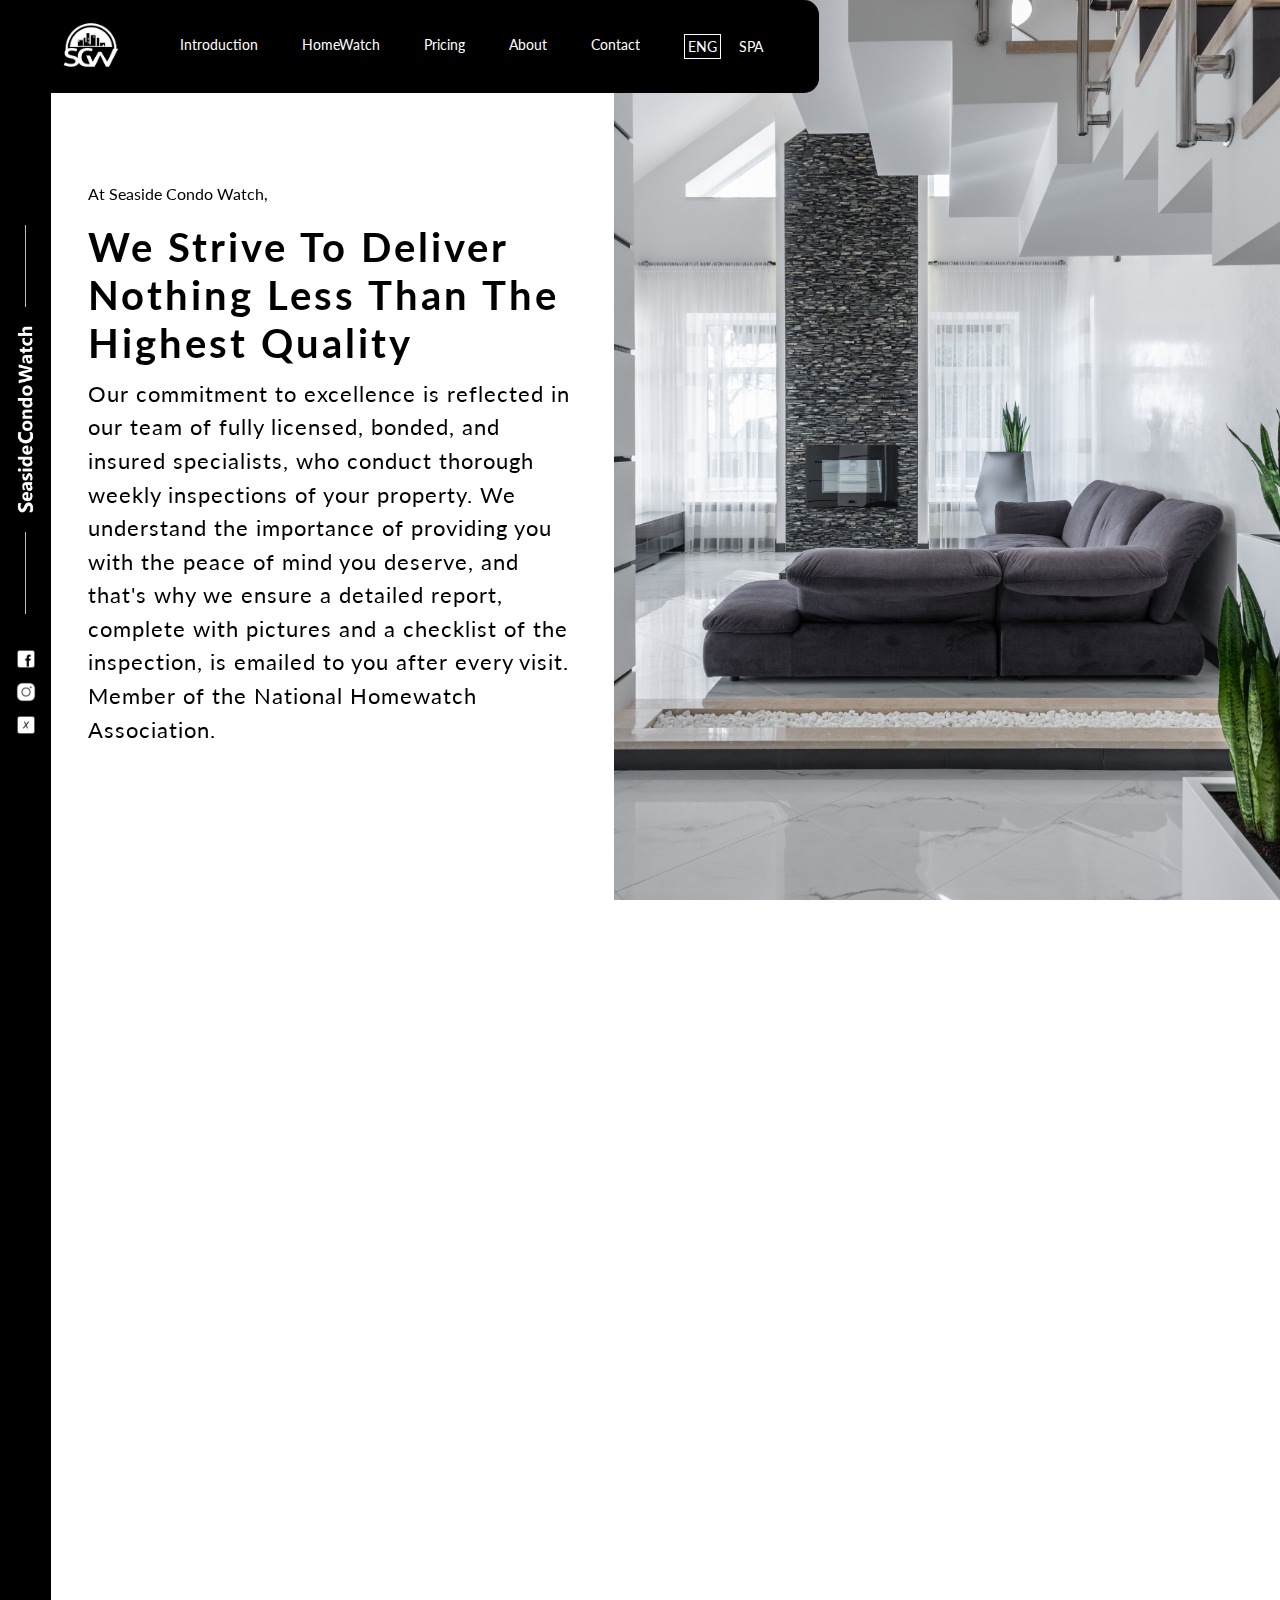
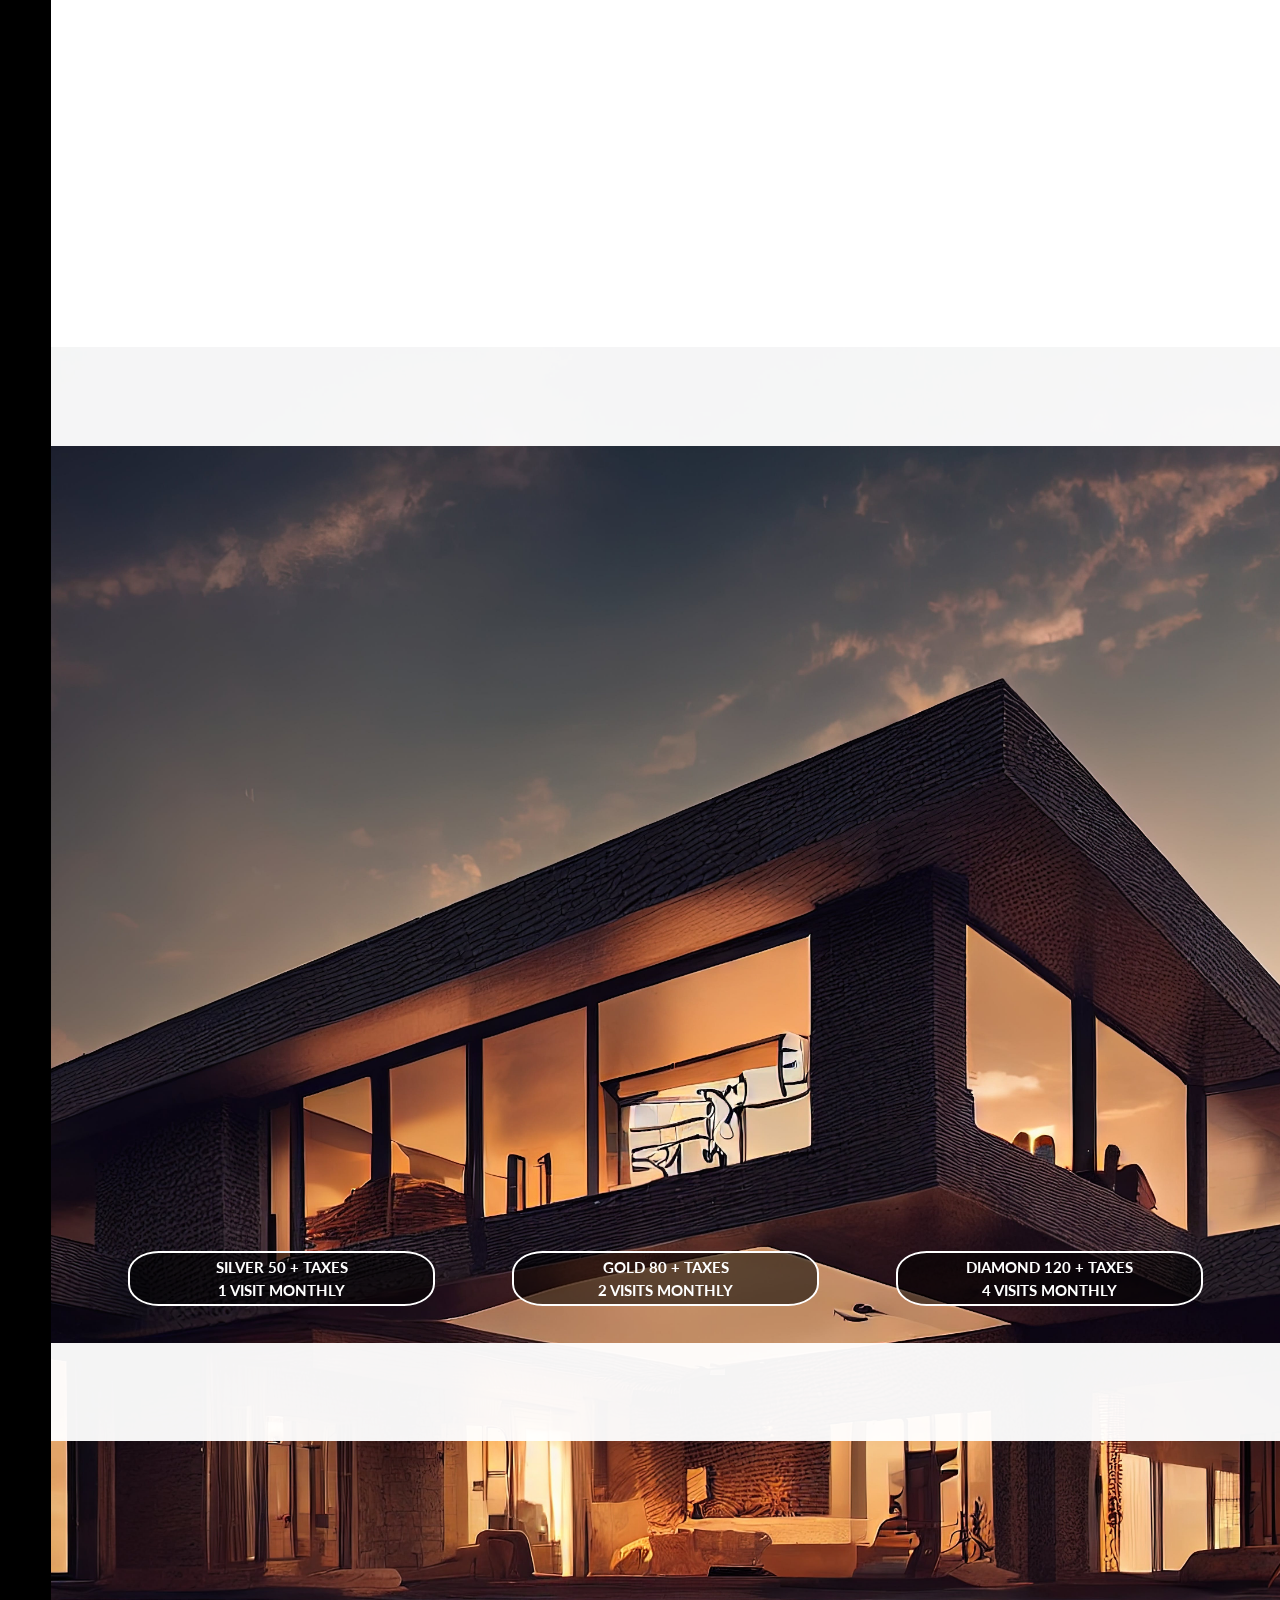
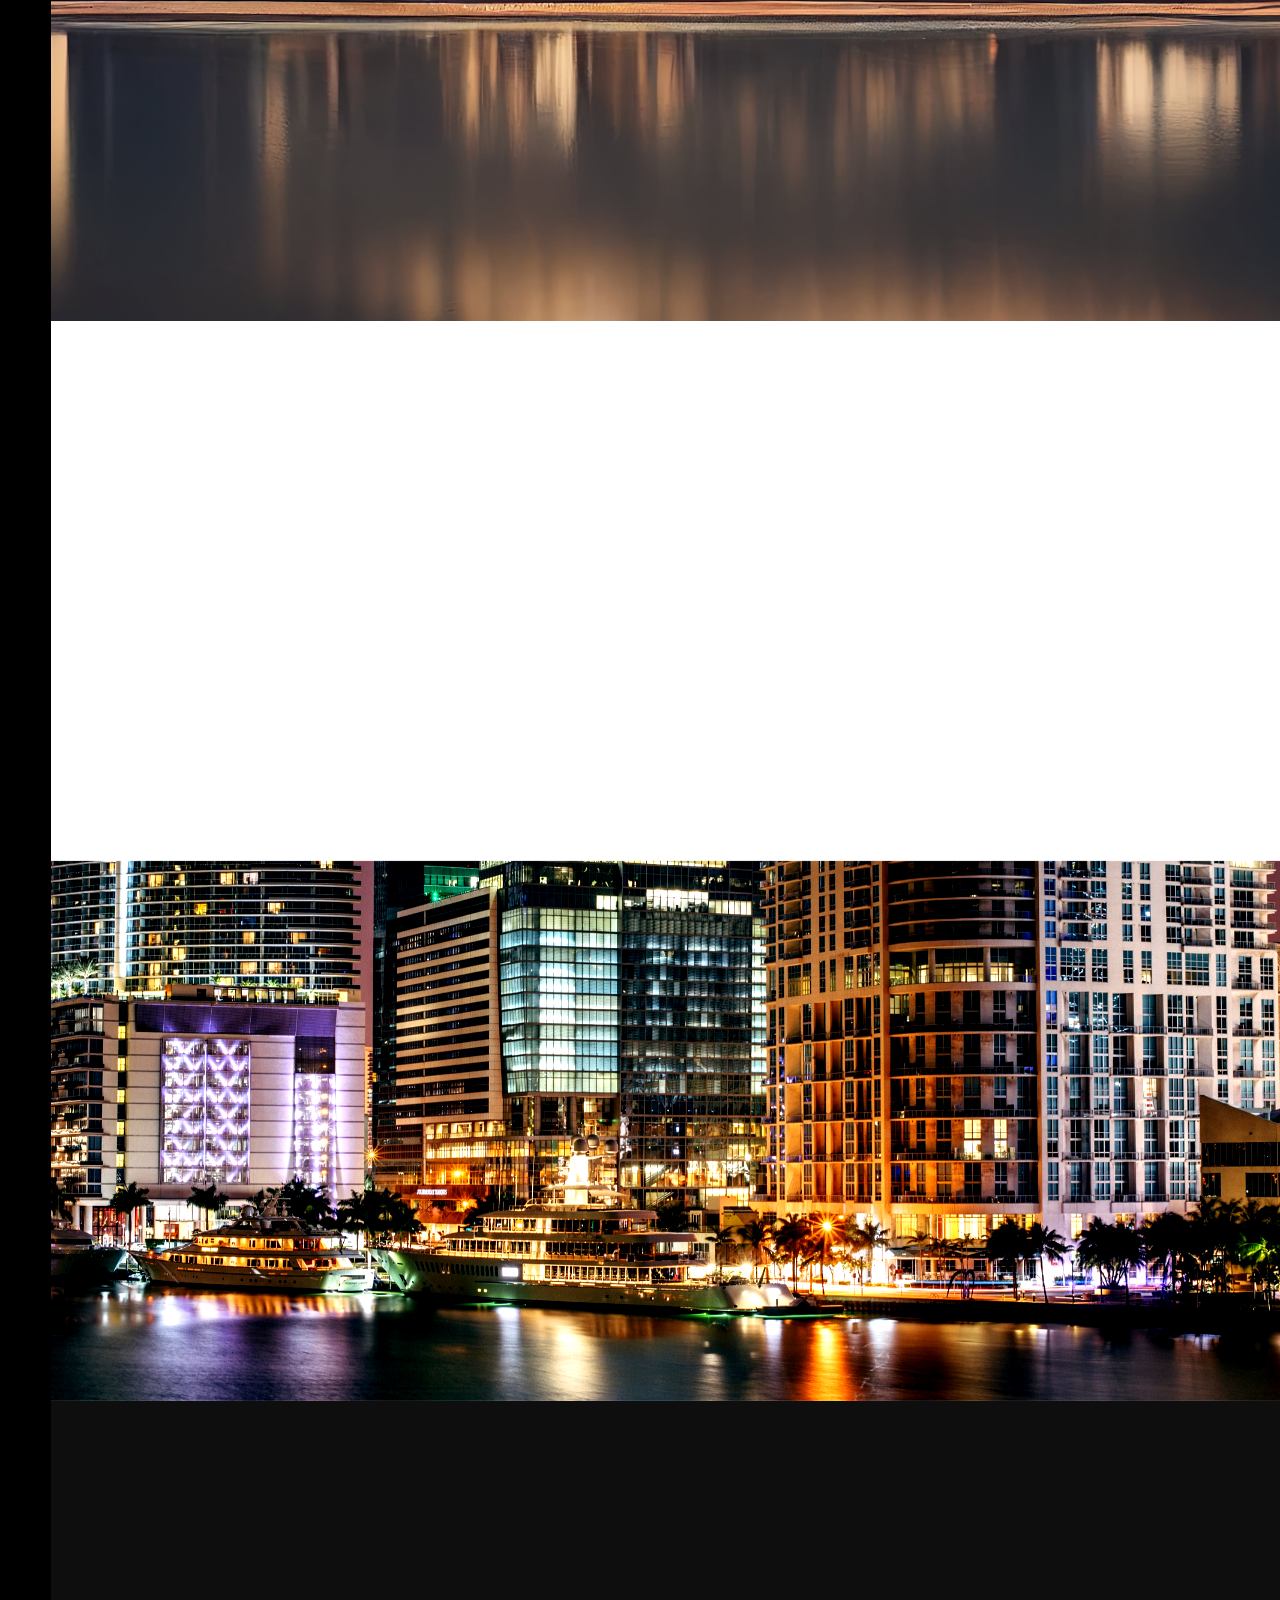
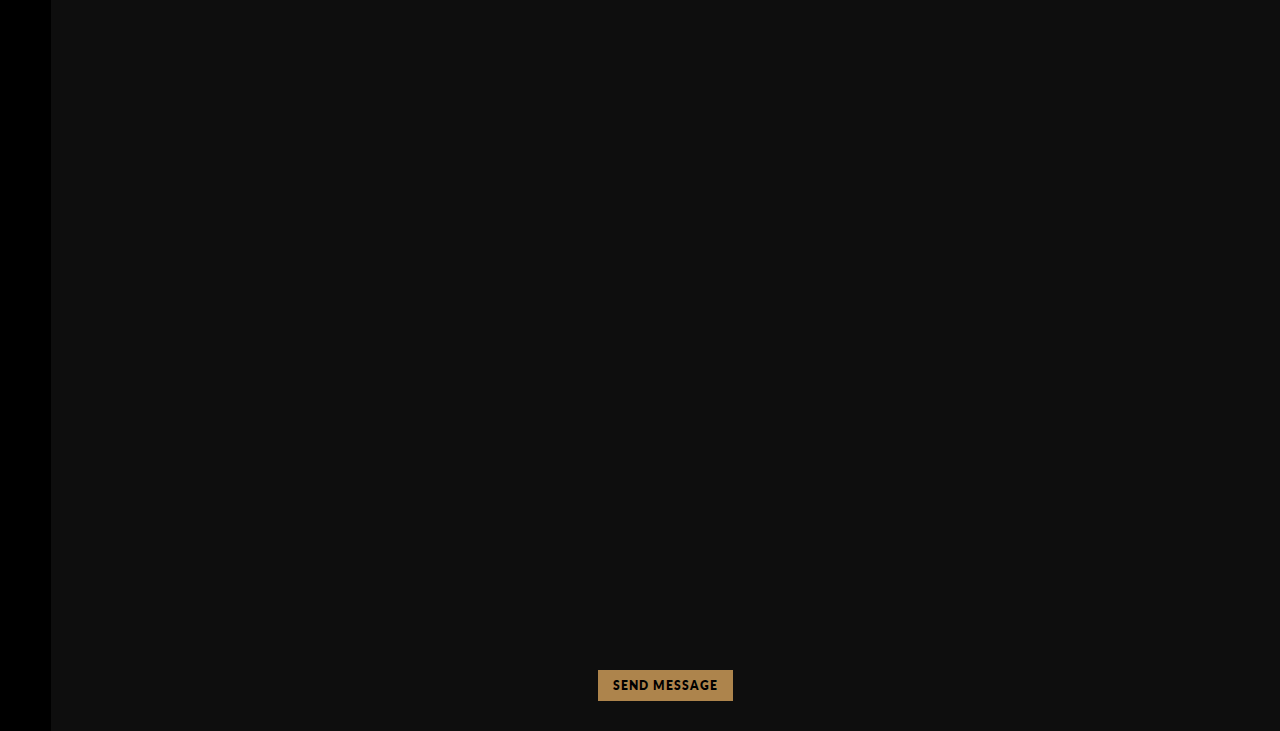
<file: Coastal/index.html>
<!DOCTYPE html>
<html lang="en">
  <head>
    <meta charset="UTF-8" />
    <meta name="viewport" content="width=device-width, initial-scale=1.0" />
    <meta name="format-detection" content="telephone=no">
    <link rel="preconnect" href="https://fonts.googleapis.com" />
    <link rel="preconnect" href="https://fonts.gstatic.com" crossorigin />
    <link
      href="https://fonts.googleapis.com/css2?family=Lato:ital,wght@0,300;0,400;0,700;0,900;1,300;1,400;1,700&display=swap"
      rel="stylesheet"
    />

    <link rel="stylesheet" href="style.css" />
    <link rel="stylesheet" href="responsive.css" />
    <link rel="stylesheet" href="https://unpkg.com/aos@next/dist/aos.css" />
    <link
      rel="shortcut icon"
      href="./logo/DIAPOPOSITIVO_SCW - ICONO - 150PPP - 46,73 x 40,74 px.png"
      type="image/x-icon"
    />
    <title>Seaside Condo Watch</title>
  </head>

  <body id="body">
    <article class="menu" id="mantener" onclick="abrir();">
      <img src="./recursos/icons8-menú-50.png" alt="" />
    </article>
    <section class="menuResponsive" id="aparecer">
      <article class="logoMenuResponsive">
        <img
          src="./logo/DIAPOPOSITIVO_SCW - ICONO - 150PPP - 46,73 x 40,74 px.png"
          alt=""
        />
      </article>
      <article class="menuResponsiveEnlace">
        <img src="./recursos/bombilla.png" alt="" />
        <a href="#introduction">Introduction</a>
      </article>
      <article class="menuResponsiveEnlace">
        <img src="./recursos/homa.png" alt="" />
        <a href="#home">HomeWatch</a>
      </article>
      <article class="menuResponsiveEnlace">
        <img src="./recursos/signo-de-dolar.png" alt="" />
        <a href="#pricings">Pricing</a>
      </article>
      <article class="menuResponsiveEnlace">
        <img src="./recursos/grupo.png" alt="" />
        <a href="#abouts">About</a>
      </article>
      <article class="menuResponsiveEnlace">
        <img src="./recursos/contactos.png" alt="" />
        <a href="#contact">Contact</a>
      </article>
      <article class="menuResponsiveEnlace">
        <img src="./recursos/icons8-geografía-50.png" alt="" />
        <article class="lenguage lenguage--a">
          <a class="usResponsive" href="./index.html">ENG</a>
          <a class="espResponsive" href="./index_spanish.html">SPA</a>
        </article>
      </article>
      <article class="flexIcons" id="flexContact">
        <a href=""
          ><img
            class="imgFlexIcons"
            src="./recursos/icons8-facebook-50.png"
            alt=""
        /></a>
        <a href=""
          ><img
            class="imgFlexIcons"
            src="./recursos/icons8-instagram-505.png"
            alt=""
        /></a>
        <a href=""
          ><img
            class="imgFlexIcons"
            src="./recursos/icons8-coordenada-x-50.png"
            alt=""
        /></a>
      </article>
      <article class="nombreLogoFooterResponsive">
        <img
          src="./logo/DIAPOPOSITIVO_SCW - LOGOTIPO - 150PPP - 165,66 x 27,73 px.png"
          alt=""
        />
      </article>
    </section>
    <aside class="bordeNegro" id="desplegable">
      <section class="bordesNegross">
        <article class="seccionMarca">
          <div class="separador"></div>
          <section class="tituloMarca">
            <img
              src="./logo/DIAPOPOSITIVO_SCW - LOGOTIPO 90°- 150PPP - 27,73 x 165,66 px.png"
              alt=""
            />
          </section>
          <div class="separador"></div>
        </article>

        <article class="seccionImg">
          <a href=""
            ><img src="./recursos/icons8-facebook-50.png" alt="" width="20px"
          /></a>
          <a href=""
            ><img src="./recursos/icons8-instagram-505.png" alt="" width="20px"
          /></a>
          <a href=""
            ><img
              src="./recursos/icons8-coordenada-x-50.png"
              alt=""
              width="20px"
          /></a>
        </article>
      </section>
    </aside>
    <div class="contenidoPagina" id="paginaPrincipal">
      <div class="cristal" id="cristal"></div>
      <header class="header">
        <nav class="navegador">
          <article class="logo">
            <img
              src="./logo/DIAPOPOSITIVO_SCW - ICONO - 150PPP - 46,73 x 40,74 px.png"
              alt=""
              width="80px"
            />
          </article>
          <article class="enlacesNavegador">
            <article class="contenedorEnlacesNavegador">
              <a href="#introduction">Introduction</a>
              <section class="subrayado"></section>
            </article>
            <article class="contenedorEnlacesNavegador">
              <a href="#home">HomeWatch</a>
              <section class="subrayado"></section>
            </article>
            <article class="contenedorEnlacesNavegador">
              <a href="#pricings">Pricing</a>
              <section class="subrayado"></section>
            </article>
            <article class="contenedorEnlacesNavegador">
              <a href="#abouts">About</a>
              <section class="subrayado"></section>
            </article>
            <article class="contenedorEnlacesNavegador">
              <a href="#contact">Contact</a>
              <section class="subrayado"></section>
            </article>
            <article class="lenguage">
              <a class="us" href="./index.html">ENG</a>
              <a class="esp" href="./index_spanish.html">SPA</a>
            </article>
          </article>
        </nav>
        <main class="principalPagina" id="introduction">
          <section
            class="textoContenidoPrincipal"
            data-aos="fade-right"
            data-aos-duration="1000"
            data-aos-easing="ease-in-out"
            data-aos-delay="50"
          >
            <p>At Seaside Condo Watch,</p>
            <h1>we strive to deliver nothing less than the highest quality</h1>
            <p class="parrafo">
              Our commitment to excellence is reflected in our team of fully
              licensed, bonded, and insured specialists, who conduct thorough
              weekly inspections of your property. We understand the importance
              of providing you with the peace of mind you deserve, and that's
              why we ensure a detailed report, complete with pictures and a
              checklist of the inspection, is emailed to you after every visit. <br>
              Member of the National Homewatch Association.
            </p>
            <!-- <a href="" class="estiloBotones">Contact</a> -->
          </section>
          <section class="contenidoPrincipal">
            <article
              class="contenedorLetrasResponsive"
              data-aos="fade-right"
              data-aos-duration="1000"
              data-aos-easing="ease-in-out"
            >
              <article class="logo_Nombre">
                <img
                  src="./logo/DIAPOPOSITIVO_SCW - IMAGOTIPO - 150PPP - 200 x 40,23 px.png"
                  alt=""
                  width="1000px"
                />
              </article>
              <p>At SeaSideCondoWatch,</p>
              <h1>
                We strive to deliver nothing less than the highest quality
              </h1>
              <p class="parrafo parrafo--a">
                Our commitment to excellence is reflected in our team of fully
                licensed, bonded, and insured specialists, who conduct thorough
                weekly inspections of your property. We understand the
                importance of providing you with the peace of mind you deserve,
                and that's why we ensure a detailed report, complete with
                pictures and a checklist of the inspection, is emailed to you
                after every visit. <br>
                Member of the National Homewatch Association.
              </p>
              <!-- <a href="" class="estiloBotones estiloBotones--b">Contact</a> -->
            </article>
          </section>
        </main>
      </header>
      <div class="contenedorUno" id="home">
        <section class="imagenContenedorUno">
          <img
            src="./recursos/pexels-jonathan-borba-5563472.jpg"
            alt=""
            class="parrafo"
            data-aos="fade-right"
            data-aos-duration="1000"
            data-aos-easing="ease-in-out"
          />
        </section>
        <section class="textoContenedorUno">
          <article
            class="titulosh1"
            data-aos="fade-left"
            data-aos-duration="1000"
            data-aos-easing="ease-in-out"
          >
            <h1 class="primeraParteTitulo">
              Our primary <span class="spanFocus">focus</span>
            </h1>
          </article>

          <p
            data-aos="fade-left"
            data-aos-duration="1000"
            data-aos-easing="ease-in-out"
          >
            is on our seasonal Pompano Beach residents, as we recognize the significance of
            ensuring that your property is well-taken care of even in your
            absence. We are here to provide you with the reassurance that your
            home is being meticulously looked after while you are away.
          </p>
          <section class="navegadorInterno">
            <article class="contenedorGrid">
              <articleb
                class="grid--a"
                data-aos="fade-down"
                data-aos-duration="1000"
                data-aos-easing="ease-in-out"
              ></articleb>
              <article
                class="grid--b"
                data-aos="fade-up"
                data-aos-duration="1000"
                data-aos-easing="ease-in-out"
              ></article>
              <article
                class="grid--c"
                data-aos="fade-left"
                data-aos-duration="1000"
                data-aos-easing="ease-in-out"
              ></article>
            </article>
          </section>
        </section>
      </div>
      <div class="megapadre" id="pricings">
        <div class="contenedorServicios">
          <section class="contenedorTituloServicios">
            <h1
              data-aos="fade-right"
              data-aos-duration="900"
              data-aos-easing="ease-in-out"
            >
              VISIT <span class="spanFocus">CHECKLIST</span>
            </h1>
          </section>
          <section class="tarjetaPrograma">
            <section
              class="cartsProgram"
              data-aos="fade-up"
              data-aos-duration="1000"
              data-aos-easing="ease-in-out"
            >
              <section class="numberscart">
                <img src="./recursos/icons8-casa-50.png" alt="" />
              </section>
              <section class="list">
                <h3>HVAC System:</h3>
                <article class="listcheck">
                  <img
                    src="./recursos/icons8-marca-de-verificación-50.png"
                    alt=""
                  />
                  <h5>Inspect air conditioning.</h5>
                </article>
                <article class="listcheck">
                  <img
                    src="./recursos/icons8-marca-de-verificación-50.png"
                    alt=""
                  />
                  <h5>Check temperature and humidity levels.</h5>
                </article>
                <article class="listcheck">
                  <img
                    src="./recursos/icons8-marca-de-verificación-50.png"
                    alt=""
                  />
                  <h5>Monitor air filter condition.</h5>
                </article>
              </section>
              <section class="margin"></section>
              <section class="list">
                <h3>Kitchen:</h3>
                <article class="listcheck">
                  <img
                    src="./recursos/icons8-marca-de-verificación-50.png"
                    alt=""
                  />
                  <h5>Check the functionality of kitchen appliances.</h5>
                </article>
              </section>
              <section class="margin"></section>
              <section class="list">
                <h3>Plumbing:</h3>
                <article class="listcheck">
                  <img
                    src="./recursos/icons8-marca-de-verificación-50.png"
                    alt=""
                  />
                  <h5>Run water in toilets, showers, and sinks.</h5>
                </article>
                <article class="listcheck">
                  <img
                    src="./recursos/icons8-marca-de-verificación-50.png"
                    alt=""
                  />
                  <h5>Operate garbage disposal.</h5>
                </article>
                <article class="listcheck">
                  <img
                    src="./recursos/icons8-marca-de-verificación-50.png"
                    alt=""
                  />
                  <h5>Check for water leaks.</h5>
                </article>
              </section>
            </section>
            <section
              class="cartsProgram"
              data-aos="fade-up"
              data-aos-duration="1000"
              data-aos-easing="ease-in-out"
            >
              <section class="numberscart">
                <img src="./recursos/icons8-apartments-50.png" alt="" />
              </section>
              <section class="list">
                <h3>Mold and Moisture:</h3>
                <article class="listcheck">
                  <img
                    src="./recursos/icons8-marca-de-verificación-50.png"
                    alt=""
                  />
                  <h5>Inspect for mold and moisture.</h5>
                </article>
              </section>
              <section class="margin"></section>
              <section class="list">
                <h3>Mail and Security:</h3>
                <article class="listcheck">
                  <img
                    src="./recursos/icons8-marca-de-verificación-50.png"
                    alt=""
                  />
                  <h5>Empty mailbox.</h5>
                </article>
                <article class="listcheck">
                  <img
                    src="./recursos/icons8-marca-de-verificación-50.png"
                    alt=""
                  />
                  <h5>Ensure windows and doors are locked.</h5>
                </article>
                <article class="listcheck">
                  <img
                    src="./recursos/icons8-marca-de-verificación-50.png"
                    alt=""
                  />
                  <h5>ECheck the breaker box.</h5>
                </article>
              </section>
              <section class="margin"></section>
              <section class="list">
                <h3>Utilities:</h3>
                <article class="listcheck">
                  <img
                    src="./recursos/icons8-marca-de-verificación-50.png"
                    alt=""
                  />
                  <h5>Check water and heating systems.</h5>
                </article>
                <article class="listcheck">
                  <img
                    src="./recursos/icons8-marca-de-verificación-50.png"
                    alt=""
                  />
                  <h5>Turn off the main water valve.</h5>
                </article>
                <article class="listcheck">
                  <img
                    src="./recursos/icons8-marca-de-verificación-50.png"
                    alt=""
                  />
                  <h5>Run the dishwasher after prolonged inactivity.</h5>
                </article>
              </section>
            </section>
            <section
              class="cartsProgram"
              data-aos="fade-up"
              data-aos-duration="1000"
              data-aos-easing="ease-in-out"
            >
              <section class="numberscart">
                <img src="./recursos/icons8-apartments-502.png" alt="" />
              </section>
              <section class="list">
                <h3>Safety and Security:</h3>
                <article class="listcheck">
                  <img
                    src="./recursos/icons8-marca-de-verificación-50.png"
                    alt=""
                  />
                  <h5>Inspect the exterior for signs of wear or bugs.</h5>
                </article>
                <article class="listcheck">
                  <img
                    src="./recursos/icons8-marca-de-verificación-50.png"
                    alt=""
                  />
                  <h5>Ensure the car battery is healthy.</h5>
                </article>
                <article class="listcheck">
                  <img
                    src="./recursos/icons8-marca-de-verificación-50.png"
                    alt=""
                  />
                  <h5>Check for insects or bugs inside the condo.</h5>
                </article>
              </section>
              <section class="margin"></section>
              <section class="list">
                <h3>General Maintenance:</h3>
                <article class="listcheck">
                  <img
                    src="./recursos/icons8-marca-de-verificación-50.png"
                    alt=""
                  />
                  <h5>Hold and manage mail and packages.</h5>
                </article>
                <article class="listcheck">
                  <img
                    src="./recursos/icons8-marca-de-verificación-50.png"
                    alt=""
                  />
                  <h5>Reset clocks after power outages.</h5>
                </article>
              </section>
              <section class="margin"></section>
              <section class="list">
                <h3>Special Additional Services:</h3>
                <article class="listcheck">
                  <img
                    src="./recursos/icons8-marca-de-verificación-50.png"
                    alt=""
                  />
                  <h5>Assist with arrival preparations.</h5>
                </article>
                <article class="listcheck">
                  <img
                    src="./recursos/icons8-marca-de-verificación-50.png"
                    alt=""
                  />
                  <h5>Accept furniture deliveries.</h5>
                </article>
                <article class="listcheck">
                  <img
                    src="./recursos/icons8-marca-de-verificación-50.png"
                    alt=""
                  />
                  <h5>Storm - Hurricane Prep & Post Preparedness.</h5>
                </article>
                <article class="listcheck">
                  <img
                    src="./recursos/icons8-marca-de-verificación-50.png"
                    alt=""
                  />
                  <h5>Handyman, Cleaning, Transportation, Supermarket</h5>
                </article>
                <article class="listcheck">
                  <img
                    src="./recursos/icons8-marca-de-verificación-50.png"
                    alt=""
                  />
                  <h5>Dry Cleaning & Laundry.</h5>
                </article>
              </section>
            </section>
          </section>
          <section class="buttomsPrograms">
            <a class="estiloBotones" href="#contact">
              <p>Silver 50 + Taxes</p>
              <p>1 Visit Monthly</p>
            </a>
            <a class="estiloBotones" href="#contact">
              <p>Gold 80  + Taxes</p>
              <p>2 Visits Monthly</p>
            </a>
            <a class="estiloBotones" href="#contact">
              <p>Diamond 120  + Taxes</p>
              <p>4 Visits Monthly</p>
            </a>
          </section>
        </div>
        <div class="contenedorGonzo" id="abouts">
          <section
            class="contenedorTituloServicios contenedorTituloServicios--a"
          >
            <h1
              data-aos="fade-right"
              data-aos-duration="1000"
              data-aos-easing="ease-in-out"
            >
              How can we<span class="spanFocus"> help you?</span>
            </h1>
          </section>
          <section class="gonzoContenido">
            <section
              class="gonzoTxt"
              data-aos="fade-right"
              data-aos-duration="1000"
              data-aos-easing="ease-in-out"
            >
              <!-- <h2>How can we help you?</h2> -->
              <p &nsbp>
                Seaside Condo Watch, LLC is centered around its Founder, Gonzalo
                Navarro, known as Gonzo, whose rich background and extensive
                25-year career have been pivotal in shaping the company. Gonzo
                has held executive roles in the Hospitality Hotel and Private
                Country Club industry, demonstrating outstanding leadership and
                a deep understanding of property management complexities. His
                experience as a Florida Real Estate Professional further
                highlights his expertise, having guided clients from Florida and
                across the globe in real estate transactions.
              </p>
              <!-- <a href="" class="estiloBotones estiloBotones--d">Contact</a> -->
            </section>
            <section
              class="gonzoImg"
              data-aos="fade-left"
              data-aos-duration="1000"
              data-aos-easing="ease-in-out"
            >
              <img src="./recursos/IMG-20231113-WA0017.jpg" alt="" />
              <h2>Gonzalo Navarro</h2>
              <h4>Pompano Beach, Florida</h4>
              <p>Real Estate Professional</p>
            </section>
          </section>
        </div>
      </div>
      <div class="partner">
        <article class="contenedorTituloServicios contenedorTituloServicios--b">
          <h1
            data-aos="fade-in"
            data-aos-duration="1000"
            data-aos-easing="ease-in-out"
          >
            <a href="https://www.jeanethsoulierrealtor.com/"
              >REAL <span class="spanFocus"> ESTATE</span>  PARTNER<span class="spanFocus"> & SERVICES</span></a
            >
          </h1>
        </article>
        <article class="txtNew"   data-aos="fade-up"
        data-aos-duration="1000"
        data-aos-easing="ease-in-out">
        <p>Dear Neighbors, </p>

         <p class="txtNewTwo"> Embark on a stress-free journey towards your dream home with the support of Real Estate Partner & Services. We recognize that buying or selling a home is a monumental decision, and our dedicated team is committed to walking alongside you every step of the way.

          Picture this: a seamless experience guided by caring neighbors who understand and prioritize your goals. From our very first consultation to the exhilarating moment of closing, we're here to listen, advise, and execute according to your unique needs and preferences.
          
          So, are you ready to take the first step towards your real estate aspirations? Reach out to us today to schedule your complimentary consultation. Let's collaborate to transform your dreams into reality together. <br>
          
          Contact: <br> Gonzalo Navarro Phone: (561) 373-3404 Email: gnavarro.realestate@gmail.com Exp Realty License # 3299242 <br>
          
          Jeaneth Soulier Phone: (954) 701-1257 Email: jsoulier.realestate@gmail.com Exp Realty License # 3263736</p>
        </article>
        <!-- <section class="imgPartner">
          <a href="https://www.jeanethsoulierrealtor.com/"
            ><img src="./recursos/LOGO JEANETH NEGRO.webp" alt=""
          /></a>
        </section> -->
      </div>
      <!-- <div class="contenedorDos" >
        <section
          class="precios precios--a"
          data-aos="fade-up"
          data-aos-duration="1000"
          data-aos-easing="ease-in-out"
          id="pricings"
        >
          <article class="contenedorPrecios">
            <h2>Silver Program</h2>
            <article class="arrow">
              <img src="./recursos/icons8-izquierda-60.png" alt="" />
              <h3>Hover</h3>
            </article>
          </article>
          <article class="desaparece">
            <article class="desapareceImg"></article>
            <section class="desapareceTxt">
              <article class="desapareceTxtTitulo">
                <h2>50$</h2>
              </article>
              <article class="desapareceTxtTitulo2">
                <h3>Per Visit</h3>
              </article>
              <section class="listaItems">
                <article class="checklist">
                  <img
                    src="./recursos/icons8-casilla-de-verificación-marcada-50.png"
                    alt=""
                  />
                  <p>Inspect AC, Temperature, Humidity, and Air filter.</p>
                </article>

                <article class="checklist">
                  <img
                    src="./recursos/icons8-casilla-de-verificación-marcada-50.png"
                    alt=""
                  />
                  <p>Replacement of AC filter.</p>
                </article>

                <article class="checklist">
                  <img
                    src="./recursos/icons8-casilla-de-verificación-marcada-50.png"
                    alt=""
                  />
                  <p>Run water in toilets, showers, and sinks</p>
                </article>

                <article class="checklist">
                  <img
                    src="./recursos/icons8-casilla-de-verificación-marcada-50.png"
                    alt=""
                  />
                  <p>Run garbage disposal</p>
                </article>

                <article class="checklist">
                  <img
                    src="./recursos/icons8-casilla-de-verificación-marcada-50.png"
                    alt=""
                  />
                  <p>Water Plants. Apply nutrients</p>
                </article>
                <article class="checklist">
                  <img
                    src="./recursos/icons8-casilla-de-verificación-marcada-50.png"
                    alt=""
                  />
                  <p>Check for water leaks</p>
                </article>
                <article class="checklist">
                  <img
                    src="./recursos/icons8-casilla-de-verificación-marcada-50.png"
                    alt=""
                  />
                  <p>Check for mold and moisture</p>
                </article>
                <article class="checklist">
                  <img
                    src="./recursos/icons8-casilla-de-verificación-marcada-50.png"
                    alt=""
                  />
                  <p>Monitor landscape and pool water/level, if any</p>
                </article>
                <article class="checklist">
                  <img
                    src="./recursos/icons8-casilla-de-verificación-marcada-50.png"
                    alt=""
                  />
                  <p>Empty mailbox</p>
                </article>
               
               
                
                <a href="" class="estiloBotones estiloBotones--a">Contact</a>
              </section>
            </section>
          </article>
        </section>
        <section
          class="precios precios--b"
          data-aos="fade-up"
          data-aos-duration="1000"
          data-aos-easing="ease-in-out"
          data-aos-delay="200"
        >
          <article class="contenedorPrecios">
            <h2>Gold Program</h2>
            <article class="arrow">
              <img src="./recursos/icons8-izquierda-60.png" alt="" />
              <h3>Hover</h3>
            </article>
          </article>
          <article class="desaparece">
            <article class="desapareceImg desapareceImg--b"></article>
            <section class="desapareceTxt">
              <article class="desapareceTxtTitulo">
                <h2>80$</h2>
              </article>
              <article class="desapareceTxtTitulo2">
                <h3>2 Visits Monthly</h3>
              </article>
              <section class="listaItems">
                <article class="checklist">
                  <img
                    src="./recursos/icons8-casilla-de-verificación-marcada-50.png"
                    alt=""
                  />
                  <p>Inspect AC, Temperature, Humidity, and Air filter.</p>
                </article>

                <article class="checklist">
                  <img
                    src="./recursos/icons8-casilla-de-verificación-marcada-50.png"
                    alt=""
                  />
                  <p>Replacement of AC filter.</p>
                </article>

                <article class="checklist">
                  <img
                    src="./recursos/icons8-casilla-de-verificación-marcada-50.png"
                    alt=""
                  />
                  <p>Run water in toilets, showers, and sinks</p>
                </article>

                <article class="checklist">
                  <img
                    src="./recursos/icons8-casilla-de-verificación-marcada-50.png"
                    alt=""
                  />
                  <p>Run garbage disposal</p>
                </article>

                <article class="checklist">
                  <img
                    src="./recursos/icons8-casilla-de-verificación-marcada-50.png"
                    alt=""
                  />
                  <p>Water Plants. Apply nutrients</p>
                </article>
                <article class="checklist">
                  <img
                    src="./recursos/icons8-casilla-de-verificación-marcada-50.png"
                    alt=""
                  />
                  <p>Check for water leaks</p>
                </article>
                <article class="checklist">
                  <img
                    src="./recursos/icons8-casilla-de-verificación-marcada-50.png"
                    alt=""
                  />
                  <p>Check for mold and moisture</p>
                </article>
                <article class="checklist">
                  <img
                    src="./recursos/icons8-casilla-de-verificación-marcada-50.png"
                    alt=""
                  />
                  <p>Monitor landscape and pool water/level, if any</p>
                </article>
      
               
               

                <a href="" class="estiloBotones estiloBotones--a">Contact</a>
              </section>
            </section>
          </article>
        </section>
        <section
          class="precios precios--c"
          data-aos="fade-up"
          data-aos-duration="1000"
          data-aos-easing="ease-in-out"
          data-aos-delay="400"
        >
          <article class="contenedorPrecios">
            <h2>Diamond Program</h2>
            <article class="arrow">
              <img src="./recursos/icons8-izquierda-60.png" alt="" />
              <h3>Hover</h3>
            </article>
          </article>
          <article class="desaparece">
            <article class="desapareceImg desapareceImg--c"></article>
            <section class="desapareceTxt">
              <article class="desapareceTxtTitulo">
                <h2>120$</h2>
              </article>
              <article class="desapareceTxtTitulo2">
                <h3>4 Visits Monthly</h3>
              </article>
              <section class="listaItems">
                <article class="checklist">
                  <img
                    src="./recursos/icons8-casilla-de-verificación-marcada-50.png"
                    alt=""
                  />
                  <p>Inspect AC, Temperature, Humidity, and Air filter.</p>
                </article>

                <article class="checklist">
                  <img
                    src="./recursos/icons8-casilla-de-verificación-marcada-50.png"
                    alt=""
                  />
                  <p>Replacement of AC filter.</p>
                </article>

                <article class="checklist">
                  <img
                    src="./recursos/icons8-casilla-de-verificación-marcada-50.png"
                    alt=""
                  />
                  <p>Run water in toilets, showers, and sinks</p>
                </article>

                <article class="checklist">
                  <img
                    src="./recursos/icons8-casilla-de-verificación-marcada-50.png"
                    alt=""
                  />
                  <p>Run garbage disposal</p>
                </article>

                <article class="checklist">
                  <img
                    src="./recursos/icons8-casilla-de-verificación-marcada-50.png"
                    alt=""
                  />
                  <p>Water Plants. Apply nutrients</p>
                </article>
                <article class="checklist">
                  <img
                    src="./recursos/icons8-casilla-de-verificación-marcada-50.png"
                    alt=""
                  />
                  <p>Check for water leaks</p>
                </article>
                <article class="checklist">
                  <img
                    src="./recursos/icons8-casilla-de-verificación-marcada-50.png"
                    alt=""
                  />
                  <p>Check for mold and moisture</p>
                </article>
                <article class="checklist">
                  <img
                    src="./recursos/icons8-casilla-de-verificación-marcada-50.png"
                    alt=""
                  />
                  <p>Monitor landscape and pool water/level, if any</p>
                </article>
   
               
            

                <a href="" class="estiloBotones estiloBotones--a">Contact</a>
              </section>
            </section>
          </article>
        </section>
      </div>
      <div class="contenedorUno contenedorUno--a" id="pricing">
        <article
        class="titulosh1"
        data-aos="fade-left"
        data-aos-duration="1000"
        data-aos-easing="ease-in-out"
       
      >
        <h1 class="primeraParteTitulo primeraParteTitulo--a">Choose Your <span class="spanFocus">Program</span></h1>

      </article>
      <section class="cartPrecios" data-aos="fade-up"
      data-aos-duration="1000"
      data-aos-easing="ease-in-out">
       
        <article class="imgPricing">
      
        </article>

        <article class="itemsTools">
          <section class="desapareceTxt desapareceTxt--a">
          
            <article class="desapareceTxtTitulo">
              <h2>50$</h2>
            </article>
            <article class="desapareceTxtTitulo2">
              <h3>Per Visit </h3>
            </article>
            <article class="desapareceTxtTitulo desapareceTxtTitulo--a">
              <h2>Silver Program</h2>
            </article>
            <section class="listaItems listaItems--a">
              <article class="checklist">
                <img
                  src="./recursos/icons8-casilla-de-verificación-marcada-50.png"
                  alt=""
                />
                <p>Inspect AC, Temperature, Humidity, and Air filter.</p>
              </article>

              <article class="checklist">
                <img
                  src="./recursos/icons8-casilla-de-verificación-marcada-50.png"
                  alt=""
                />
                <p>Replacement of AC filter.</p>
              </article>

              <article class="checklist">
                <img
                  src="./recursos/icons8-casilla-de-verificación-marcada-50.png"
                  alt=""
                />
                <p>Run water in toilets, showers, and sinks</p>
              </article>

              <article class="checklist">
                <img
                  src="./recursos/icons8-casilla-de-verificación-marcada-50.png"
                  alt=""
                />
                <p>Run garbage disposal</p>
              </article>

              <article class="checklist">
                <img
                  src="./recursos/icons8-casilla-de-verificación-marcada-50.png"
                  alt=""
                />
                <p>Water Plants. Apply nutrients</p>
              </article>
              <article class="checklist">
                <img
                  src="./recursos/icons8-casilla-de-verificación-marcada-50.png"
                  alt=""
                />
                <p>Check for water leaks</p>
              </article>
              <article class="checklist">
                <img
                  src="./recursos/icons8-casilla-de-verificación-marcada-50.png"
                  alt=""
                />
                <p>Check for mold and moisture</p>
              </article>
              <article class="checklist">
                <img
                  src="./recursos/icons8-casilla-de-verificación-marcada-50.png"
                  alt=""
                />
                <p>Monitor landscape and pool water/level, if any</p>
              </article>
 
             
          

              <a href="" class="estiloBotones estiloBotones--c">Contact</a>
            </section>

        </article>

      </section>

      <section class="cartPrecios" data-aos="fade-up"
      data-aos-duration="1000"
      data-aos-easing="ease-in-out">
        <article class="imgPricing imgPricing--a">
      
        </article>

        <article class="itemsTools">
          <section class="desapareceTxt desapareceTxt--a">
            <article class="desapareceTxtTitulo">
              <h2>80$</h2>
            </article>
            <article class="desapareceTxtTitulo2">
              <h3>2 Visits Monthly</h3>
            </article>
            <article class="desapareceTxtTitulo desapareceTxtTitulo--a">
              <h2>Golden Program</h2>
            </article>
            <section class="listaItems listaItems--a">
              <article class="checklist">
                <img
                  src="./recursos/icons8-casilla-de-verificación-marcada-50.png"
                  alt=""
                />
                <p>Inspect AC, Temperature, Humidity, and Air filter.</p>
              </article>

              <article class="checklist">
                <img
                  src="./recursos/icons8-casilla-de-verificación-marcada-50.png"
                  alt=""
                />
                <p>Replacement of AC filter.</p>
              </article>

              <article class="checklist">
                <img
                  src="./recursos/icons8-casilla-de-verificación-marcada-50.png"
                  alt=""
                />
                <p>Run water in toilets, showers, and sinks</p>
              </article>

              <article class="checklist">
                <img
                  src="./recursos/icons8-casilla-de-verificación-marcada-50.png"
                  alt=""
                />
                <p>Run garbage disposal</p>
              </article>

              <article class="checklist">
                <img
                  src="./recursos/icons8-casilla-de-verificación-marcada-50.png"
                  alt=""
                />
                <p>Water Plants. Apply nutrients</p>
              </article>
              <article class="checklist">
                <img
                  src="./recursos/icons8-casilla-de-verificación-marcada-50.png"
                  alt=""
                />
                <p>Check for water leaks</p>
              </article>
              <article class="checklist">
                <img
                  src="./recursos/icons8-casilla-de-verificación-marcada-50.png"
                  alt=""
                />
                <p>Check for mold and moisture</p>
              </article>
              <article class="checklist">
                <img
                  src="./recursos/icons8-casilla-de-verificación-marcada-50.png"
                  alt=""
                />
                <p>Monitor landscape and pool water/level, if any</p>
              </article>
 
             
          

              <a href="" class="estiloBotones estiloBotones--c">Contact</a>
            </section>

        </article>

      </section>

      <section class="cartPrecios" data-aos="fade-up"
      data-aos-duration="1000"
      data-aos-easing="ease-in-out">
        <article class="imgPricing imgPricing--b">
      
        </article>

        <article class="itemsTools">
          <section class="desapareceTxt desapareceTxt--a">
            <article class="desapareceTxtTitulo">
              <h2>120$</h2>
            </article>
            <article class="desapareceTxtTitulo2">
              <h3>4 Visits Monthly</h3>
            </article>
            <article class="desapareceTxtTitulo desapareceTxtTitulo--a">
              <h2>Diamond Program</h2>
            </article>
            <section class="listaItems listaItems--a">
              <article class="checklist">
                <img
                  src="./recursos/icons8-casilla-de-verificación-marcada-50.png"
                  alt=""
                />
                <p>Inspect AC, Temperature, Humidity, and Air filter.</p>
              </article>

              <article class="checklist">
                <img
                  src="./recursos/icons8-casilla-de-verificación-marcada-50.png"
                  alt=""
                />
                <p>Replacement of AC filter.</p>
              </article>

              <article class="checklist">
                <img
                  src="./recursos/icons8-casilla-de-verificación-marcada-50.png"
                  alt=""
                />
                <p>Run water in toilets, showers, and sinks</p>
              </article>

              <article class="checklist">
                <img
                  src="./recursos/icons8-casilla-de-verificación-marcada-50.png"
                  alt=""
                />
                <p>Run garbage disposal</p>
              </article>

              <article class="checklist">
                <img
                  src="./recursos/icons8-casilla-de-verificación-marcada-50.png"
                  alt=""
                />
                <p>Water Plants. Apply nutrients</p>
              </article>
              <article class="checklist">
                <img
                  src="./recursos/icons8-casilla-de-verificación-marcada-50.png"
                  alt=""
                />
                <p>Check for water leaks</p>
              </article>
              <article class="checklist">
                <img
                  src="./recursos/icons8-casilla-de-verificación-marcada-50.png"
                  alt=""
                />
                <p>Check for mold and moisture</p>
              </article>
              <article class="checklist">
                <img
                  src="./recursos/icons8-casilla-de-verificación-marcada-50.png"
                  alt=""
                />
                <p>Monitor landscape and pool water/level, if any</p>
              </article>
 
             
          

              <a href="" class="estiloBotones estiloBotones--c">Contact</a>
            </section>

        </article>

      </section>


      </div>
      <div class="contenedorTres" >
        <article class="txtGonzo" id="abouts">
          <p
            class="parrafo1"
            data-aos="fade-right"
            data-aos-duration="1000"
            data-aos-easing="ease-in-out"
            data-aos-delay="0"
          >
            Mr. Gonzalo Navarro, has a diverse background and extensive
            experience, brings a wealth of knowledge and expertise to
            CoastWatch, LLC operations. Born in Santiago, Chile, and raised
            in New York and Florida, his multicultural upbringing has endowed
            him with a unique perspective on the needs and expectations of our
            esteemed clientele. Mr. Navarro is a distinguished graduate of Nova
            Southeastern University, where he obtained a Bachelor of Science
            degree in Hospitality Operations Administration. With a remarkable
            career spanning over 25 years, he has held executive positions in
            the Hospitality Hotel and Private Country Club industry,
            demonstrating exceptional leadership and a deep understanding of the
            complexities of property management.
          </p>
          <article
            class="imgGonzo"
            data-aos="fade-left"
            data-aos-duration="1000"
            data-aos-easing="ease-in-out"
            data-aos-delay="0"
          >
            <img src="./recursos/IMG-20231113-WA0017.jpg" alt="" />
          </article>
        </article>
        <article class="txtGonzo">
          <article
            class="imgGonzo"
            data-aos="fade-left"
            data-aos-duration="1000"
            data-aos-easing="ease-in-out"
            data-aos-delay="0"
          >
            <img
              class="imagenModificada"
              src="./recursos/pexels-piers-olphin-12895191.jpg"
              alt=""
            />
          </article>
          <p
            class="parrafo1 parrafo1--a"
            data-aos="fade-up"
            data-aos-duration="1000"
            data-aos-easing="ease-in-out"
            data-aos-delay="0"
          >
            In addition to his extensive experience in the hospitality sector,
            Mr. Navarro has also serves as a Florida Realtor, specializing in
            Private Real Estate Equity Investments and Consulting Services. His
            comprehensive understanding of the real estate market further
            enhances Seaside Condo Watch capabilities in providing you with a
            comprehensive Home Watch Management solution.At Seaside Condo Watch, we
            recognize the growing number of property owners who possess multiple
            homes. Understanding the challenges associated with maintaining
            these properties, we aim to offer you peace of mind through our
            reliable services. In an era where relying on friends or neighbors
            to check on seasonal properties poses potential liabilities and
            inconveniences, Seaside Condo Watch, provides a trusted, professional,
            and quality service that relieves you of these worries.
          </p>
        </article>
        <article class="txtGonzo">
          <p
            class="parrafo1"
            data-aos="fade-right"
            data-aos-duration="1000"
            data-aos-easing="ease-in-out"
            data-aos-delay="0"
          >
            We remain committed to upholding our values of Quality,
            Professionalism, and Trust. We are confident in our ability to serve
            you with the utmost dedication and competence. Thank you for
            entrusting Seaside Condo Watch, LLC with the care of your seasonal
            condominiums in Pompano Beach. We look forward to serving you with
            excellence and ensuring that your properties are always in the best
            hands. <br />
            <span>Sincerely, Seaside Condo Watch, LLC</span>
          </p>
          <article
            class="imgGonzo"
            data-aos="fade-left"
            data-aos-duration="1000"
            data-aos-easing="ease-in-out"
            data-aos-delay="0"
          >
            <img
              class="imagenModificada"
              src="./recursos/pexels-nilüfer-yılmaz-16652974.jpg"
              alt=""
            />
          </article>
        </article>
      </div>
      <div class="contenedorTres contenedorTres--a" id="about">
        <article class="fotoGonzo" data-aos="fade-right"
        data-aos-duration="1000"
        data-aos-easing="ease-in-out">

        </article>

        <article class="txtGonzo txtGonzo--a">
          <p
            class="textoMagico"
            data-aos="fade-left"
          data-aos-duration="1000"
          data-aos-easing="ease-in-out"
          >
            Mr. Gonzalo Navarro, has a diverse background and extensive
            experience, brings a wealth of knowledge and expertise to
            Seaside Condo Watch, LLC operations. <span id="textoDesaparecer">Born in Santiago, Chile, and raised
            in New York and Florida, his multicultural upbringing has endowed
            him with a unique perspective on the needs and expectations of our
            esteemed clientele. Mr. Navarro is a distinguished graduate of Nova
            Southeastern University, where he obtained a Bachelor of Science
            degree in Hospitality Operations Administration</span>. With a remarkable
            career spanning over 25 years, he has held executive positions in
            the Hospitality Hotel and Private Country Club industry,
            demonstrating exceptional leadership and a deep understanding of the
            complexities of property management.
          </p>
        
        </article>
        <article class="txtGonzo txtGonzo--a" id="textoDesaparece">
          <p
            class="textoMagico" 
            data-aos="fade-right"
          data-aos-duration="1000"
          data-aos-easing="ease-in-out"
           
          >
            In addition to his extensive experience in the hospitality sector,
            Mr. Navarro has also serves as a Florida Realtor, specializing in
            Private Real Estate Equity Investments and Consulting Services. His
            comprehensive understanding of the real estate market further
            enhances Seaside Condo Watch capabilities in providing you with a
            comprehensive Home Watch Management solution.At Seaside Condo Watch, we
            recognize the growing number of property owners who possess multiple
            homes. Understanding the challenges associated with maintaining
            these properties, we aim to offer you peace of mind through our
            reliable services. In an era where relying on friends or neighbors
            to check on seasonal properties poses potential liabilities and
            inconveniences, Seaside Condo Watch, provides a trusted, professional,
            and quality service that relieves you of these worries.
          </p>
        </article>
        <article class="txtGonzo txtGonzo--a">
          <p
            class="textoMagico"
            data-aos="fade-left"
          data-aos-duration="1000"
          data-aos-easing="ease-in-out"
            
          >
            We remain committed to upholding our values of Quality,
            Professionalism, and Trust. We are confident in our ability to serve
            you with the utmost dedication and competence. Thank you for
            entrusting Seaside Condo Watch, LLC with the care of your seasonal
            condominiums in Pompano Beach. We look forward to serving you with
            excellence and ensuring that your properties are always in the best
            hands. 
            <span>Sincerely, Seaside Condo Watch, LLC</span>
          </p>
        
        </article>
      </div> -->
      <section class="contacUsBackground" id="contact">
        <article
          class="contectContactUs"
          data-aos="fade-up"
          data-aos-duration="1000"
          data-aos-easing="ease-in-out"
          data-aos-delay="0"
        >
          <h1>CONTACT US</h1>
        </article>
      </section>
      <div class="contenedorCuatro">
        <section class="containIcons">
          <article
            class="txtContainIcons"
            data-aos="fade-right"
            data-aos-duration="1000"
            data-aos-easing="ease-in-out"
            data-aos-delay="0"
          >
            <h1>Get in touch with us !</h1>
          </article>
          <section class="separadoresInconsTxt">
            <article
              class="separadoresContenido"
              data-aos="fade-up"
              data-aos-duration="1000"
              data-aos-easing="ease-in-out"
              data-aos-delay="0"
            >
              <img src="./recursos/icons8-smartphone-50.png" alt="" />
              <h4>PHONE</h4>
              <p>Phone (561) 373-3404</p>
              
            </article>
            <section
              class="separadores"
              data-aos="fade-up"
              data-aos-duration="1000"
              data-aos-easing="ease-in-out"
              data-aos-delay="0"
            ></section>
            <!-- <article
              class="separadoresContenido"
              data-aos="fade-up"
              data-aos-duration="1000"
              data-aos-easing="ease-in-out"
              data-aos-delay="0"
            >
              <img src="./recursos/icons8-marcador-50.png" alt="" />
              <h4>ADDRESS</h4>
              <p class="direccion">
                9995 Porta Leona Lane, Boynton Beach, Florida 33472
              </p>
            </article>
            <section
              class="separadores"
              data-aos="fade-up"
              data-aos-duration="1000"
              data-aos-easing="ease-in-out"
              data-aos-delay="0"
            ></section> -->
            <article
              class="separadoresContenido"
              data-aos="fade-up"
              data-aos-duration="1000"
              data-aos-easing="ease-in-out"
              data-aos-delay="0"
            >
              <img src="./recursos/icons8-mensaje-50.png" alt="" />
              <h4>EMAIL</h4>
              <p>gnavarro.realestate@gmail.com</p>
            </article>
          </section>
          <article
            class="txtForm"
            data-aos="fade-in"
            data-aos-duration="1000"
            data-aos-easing="ease-in-out"
            data-aos-delay="0"
          >
            <h3>IF YOU GOT ANY QUESTIONS</h3>
            <h3>PLEASE DO NOT HESITATE TO SEND US A MESSAGE.</h3>
          </article>
          <form action="https://formsubmit.co/gnavarro.realestate@gmail.com" method="POST" class="formulario">
            <input
              type="text"
              name="name"
              placeholder="Your Name"
              data-aos="fade-right"
              data-aos-duration="1000"
              data-aos-easing="ease-in-out"
              data-aos-delay="0"
            />
            <input
              type="phone"
              name="phone"
              placeholder="Your Phone"
              data-aos="fade-right"
              data-aos-duration="1000"
              data-aos-easing="ease-in-out"
              data-aos-delay="0"
            />
            <input
              type="email"
              name="email"
              placeholder="Your Email"
              data-aos="fade-right"
              data-aos-duration="1000"
              data-aos-easing="ease-in-out"
              data-aos-delay="0"
            />
            <textarea
              name="message"
              id=""
              cols="30"
              rows="10"
              placeholder="Message"
              data-aos="fade-right"
              data-aos-duration="1000"
              data-aos-easing="ease-in-out"
              data-aos-delay="0"
            ></textarea>
            <button class="buttonForm" type="submit">SEND MESSAGE</button>
          </form>
        </section>
      </div>
    </div>

    <script src="https://unpkg.com/aos@next/dist/aos.js"></script>
    <script src="./main.js"></script>
    <script src="./index.js"></script>
  </body>
</html>
</file>
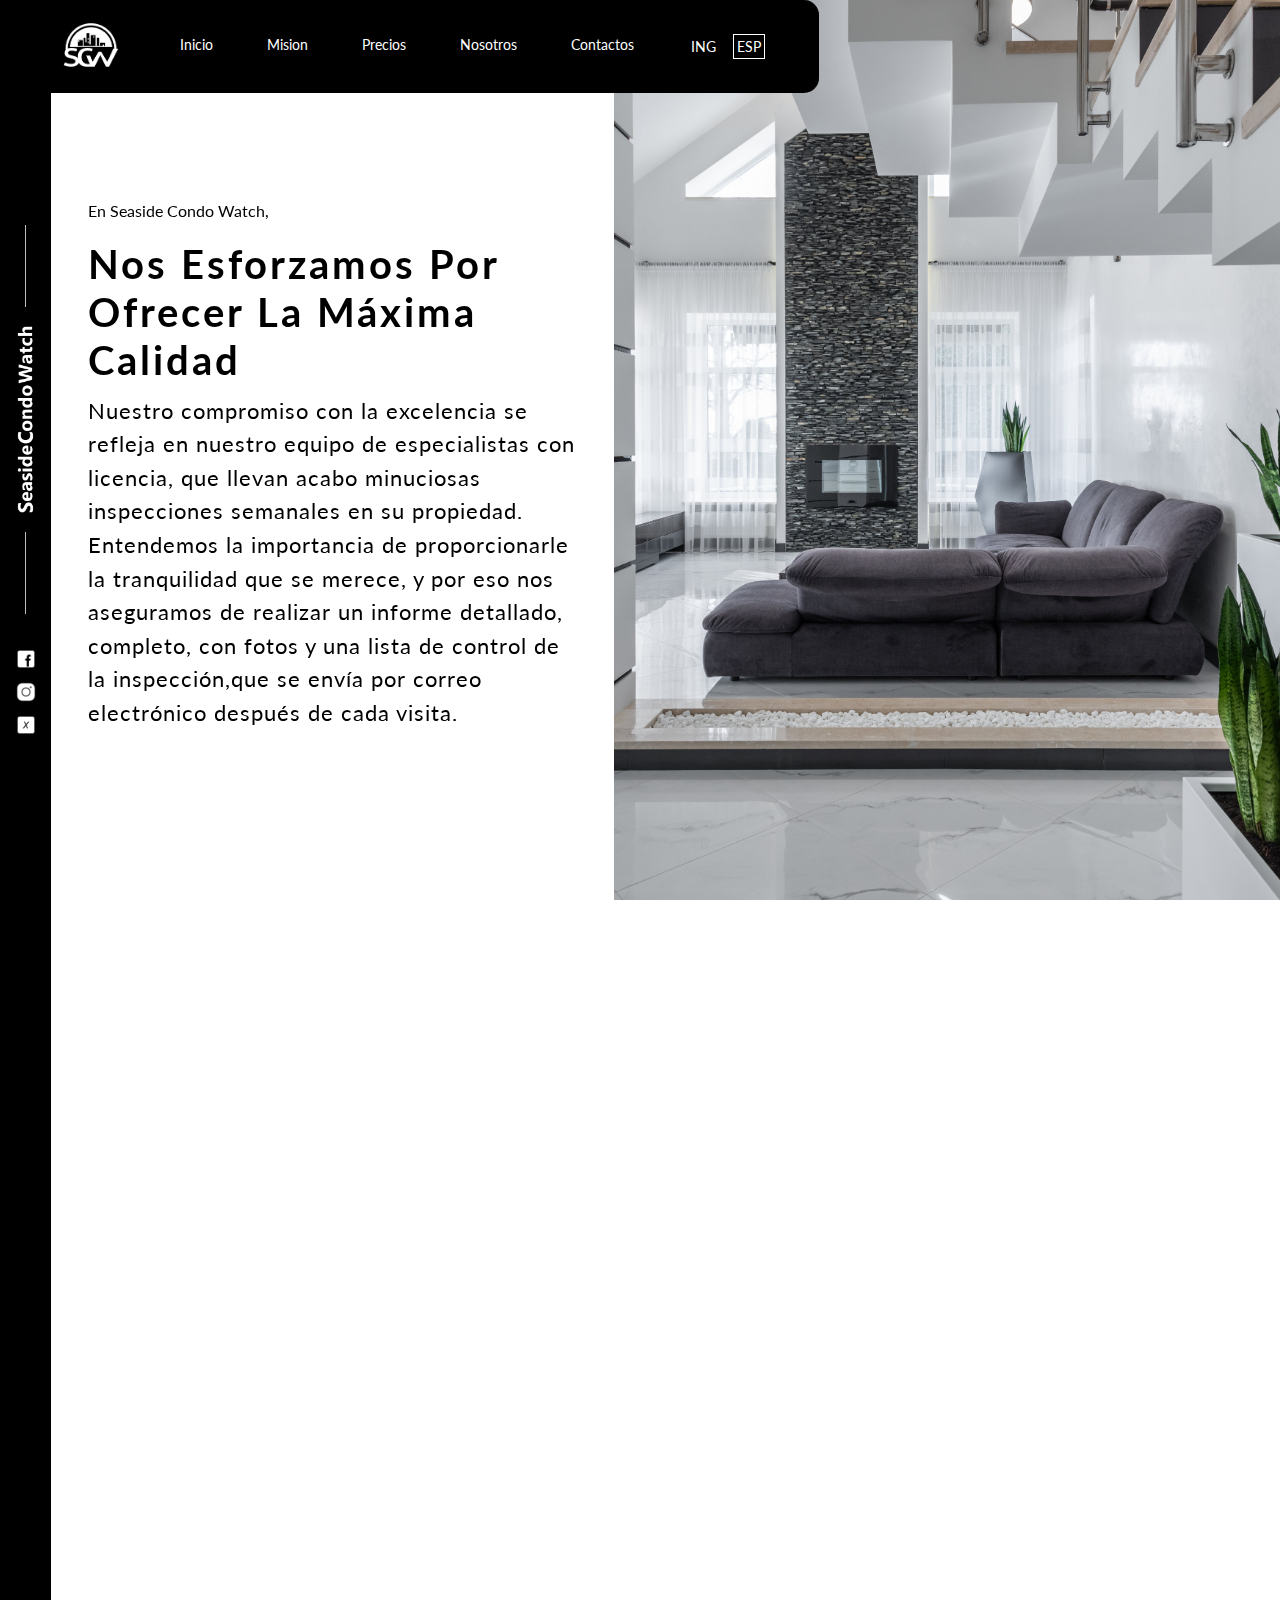
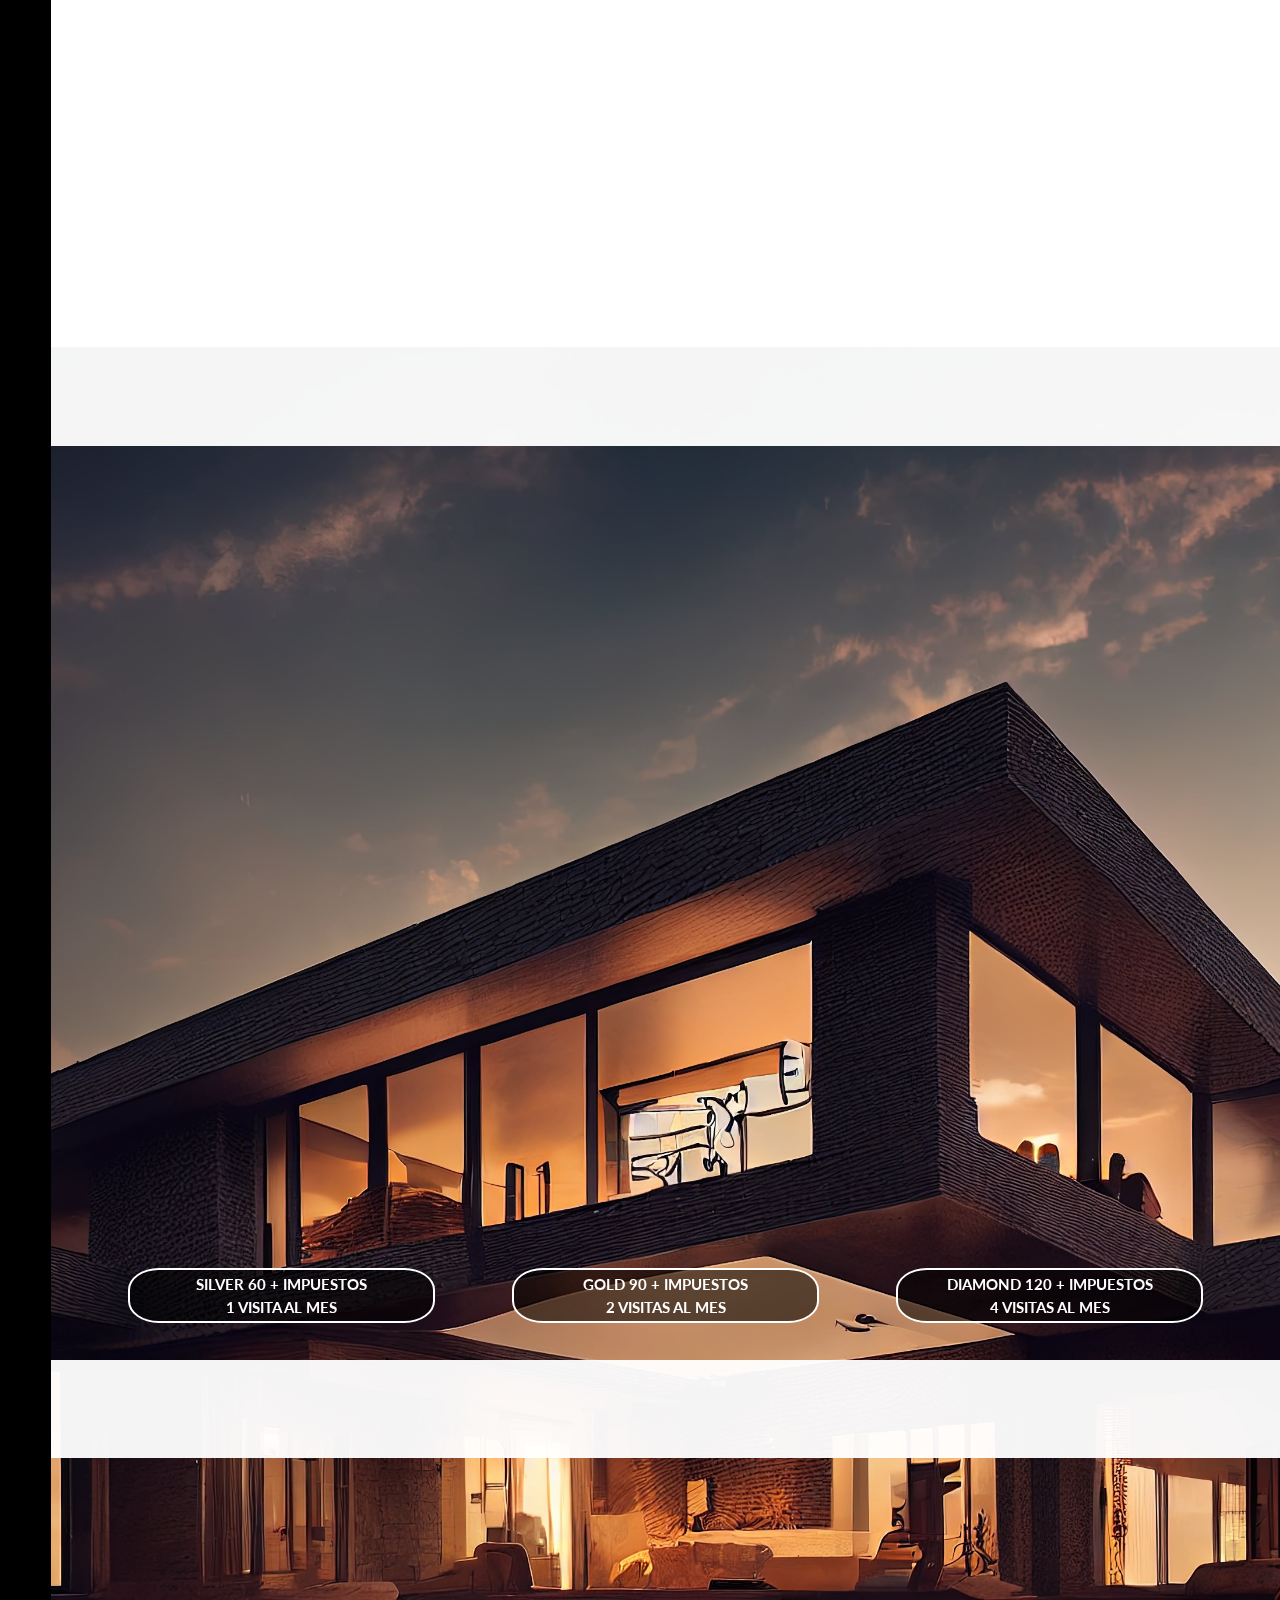
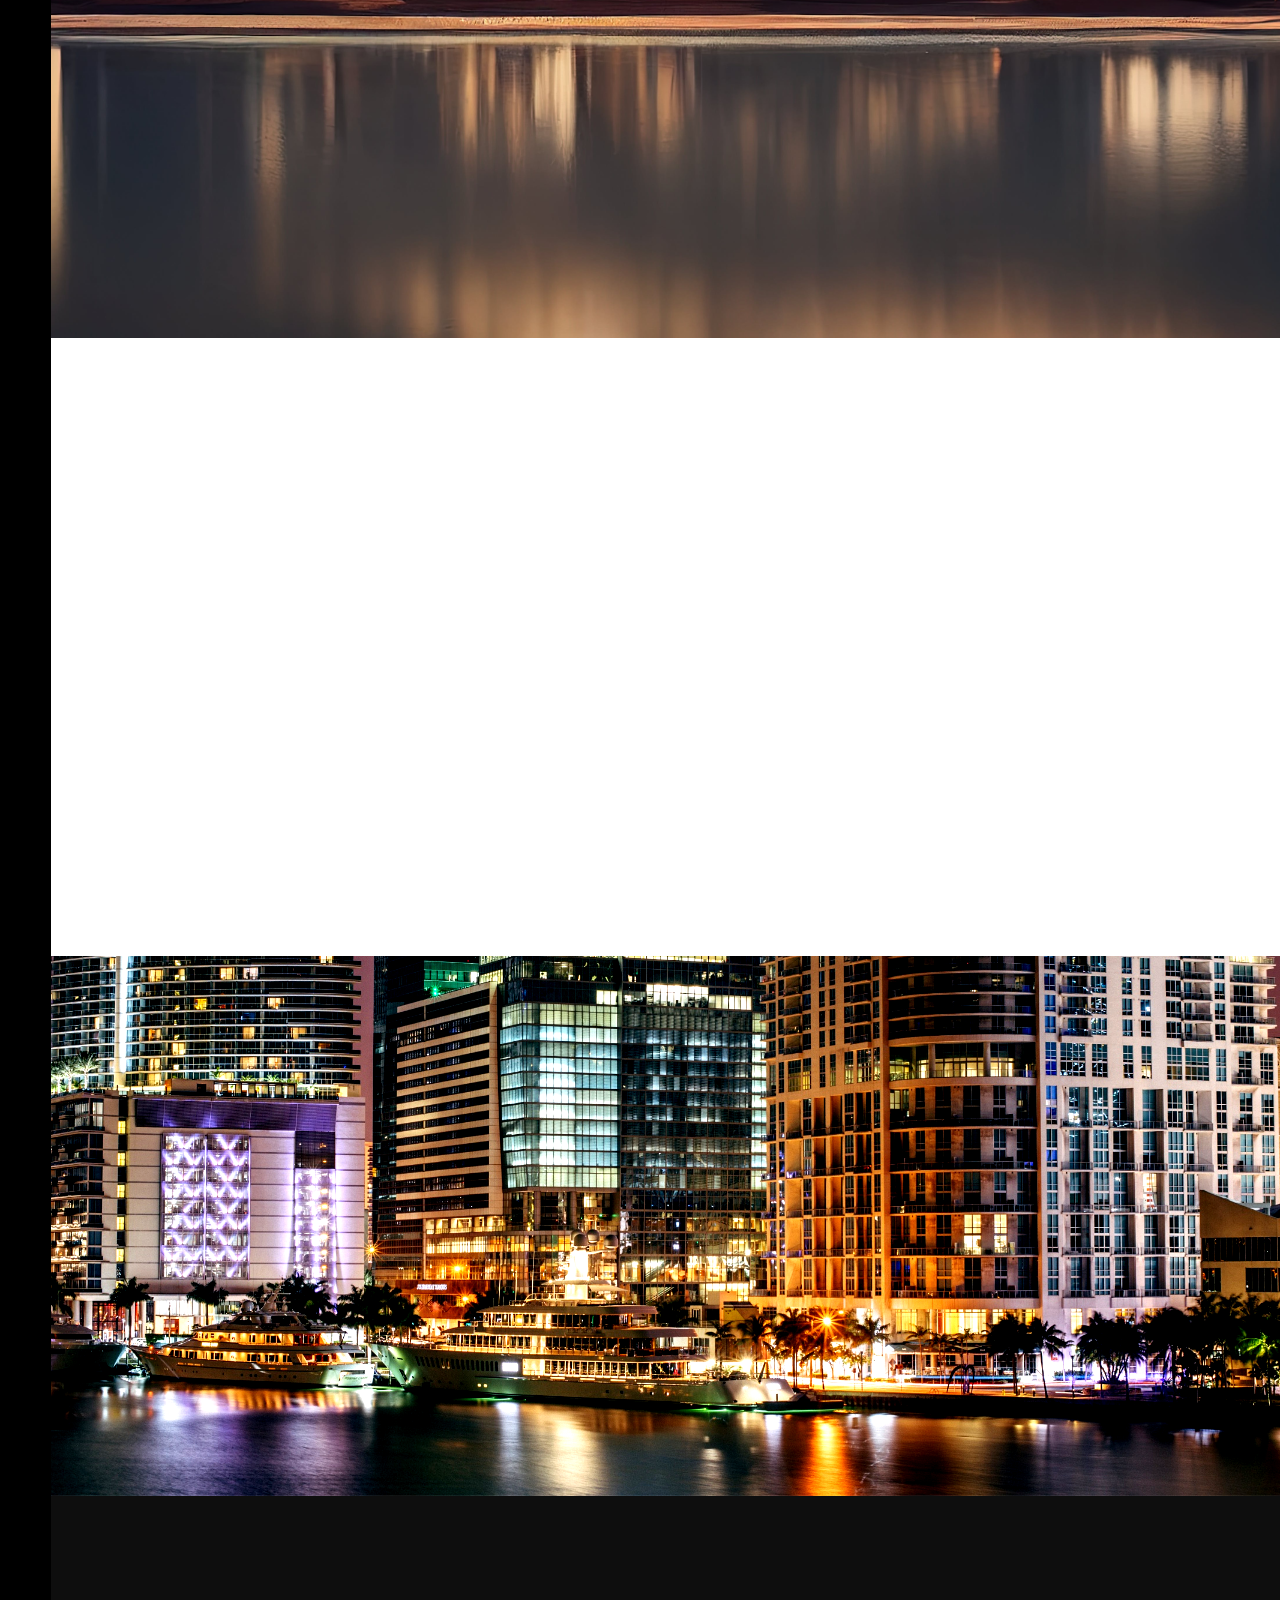
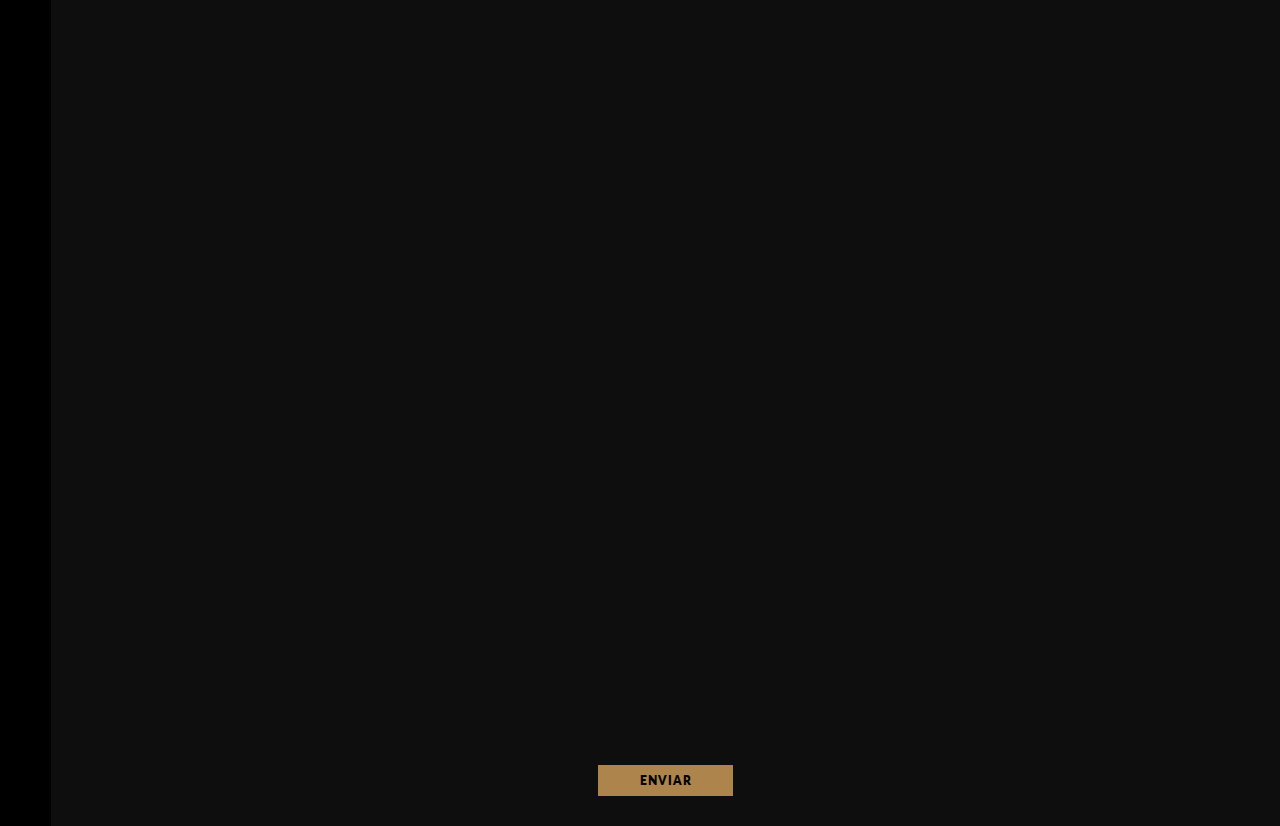
<file: Coastal/index_spanish.html>
<!DOCTYPE html>
<html lang="es">
  <head>
    <meta charset="UTF-8" />
    <meta name="viewport" content="width=device-width, initial-scale=1.0" />
    <link rel="preconnect" href="https://fonts.googleapis.com" />
    <link rel="preconnect" href="https://fonts.gstatic.com" crossorigin />
    <link
      href="https://fonts.googleapis.com/css2?family=Lato:ital,wght@0,300;0,400;0,700;0,900;1,300;1,400;1,700&display=swap"
      rel="stylesheet"
    />

    <link rel="stylesheet" href="style.css" />
    <link rel="stylesheet" href="responsive.css" />
    <link rel="stylesheet" href="https://unpkg.com/aos@next/dist/aos.css" />
    <link
      rel="shortcut icon"
      href="./logo/DIAPOPOSITIVO_SCW - ICONO - 150PPP - 46,73 x 40,74 px.png"
      type="image/x-icon"
    />
    <title>Seaside Condo Watch</title>
  </head>

  <body id="body">
    <article class="menu" id="mantener" onclick="abrir();">
      <img src="./recursos/icons8-menú-50.png" alt="" />
    </article>
    <section class="menuResponsive" id="aparecer">
      <article class="logoMenuResponsive">
        <img
          src="./logo/DIAPOPOSITIVO_SCW - ICONO - 150PPP - 46,73 x 40,74 px.png"
          alt=""
        />
      </article>
      <article class="menuResponsiveEnlace">
        <img src="./recursos/bombilla.png" alt="" />
        <a href="#introduction">Inicio</a>
      </article>
      <article class="menuResponsiveEnlace">
        <img src="./recursos/homa.png" alt="" />
        <a href="#home">Mision</a>
      </article>
      <article class="menuResponsiveEnlace">
        <img src="./recursos/signo-de-dolar.png" alt="" />
        <a href="#pricings">Precios</a>
      </article>
      <article class="menuResponsiveEnlace">
        <img src="./recursos/grupo.png" alt="" />
        <a href="#abouts">Nosotros</a>
      </article>
      <article class="menuResponsiveEnlace">
        <img src="./recursos/contactos.png" alt="" />
        <a href="#contact">Contactos</a>
      </article>
      <article class="menuResponsiveEnlace">
        <img src="./recursos/icons8-geografía-50.png" alt="" />
        <article class="lenguage lenguage--a">
          <a class="usResponsives" href="./index.html">ING</a>
          <a class="espResponsives" href="./index_spanish.html">ESP</a>
        </article>
      </article>
      <article class="flexIcons" id="flexContact">
        <a href=""
          ><img
            class="imgFlexIcons"
            src="./recursos/icons8-facebook-50.png"
            alt=""
        /></a>
        <a href=""
          ><img
            class="imgFlexIcons"
            src="./recursos/icons8-instagram-505.png"
            alt=""
        /></a>
        <a href=""
          ><img
            class="imgFlexIcons"
            src="./recursos/icons8-coordenada-x-50.png"
            alt=""
        /></a>
      </article>
      <article class="nombreLogoFooterResponsive">
        <img
          src="./logo/DIAPOPOSITIVO_SCW - LOGOTIPO - 150PPP - 165,66 x 27,73 px.png"
          alt=""
        />
      </article>
    </section>
    <aside class="bordeNegro" id="desplegable">
      <section class="bordesNegross">
        <article class="seccionMarca">
          <div class="separador"></div>
          <section class="tituloMarca">
            <img
              src="./logo/DIAPOPOSITIVO_SCW - LOGOTIPO 90°- 150PPP - 27,73 x 165,66 px.png"
              alt=""
            />
          </section>
          <div class="separador"></div>
        </article>

        <article class="seccionImg">
          <a href=""
            ><img src="./recursos/icons8-facebook-50.png" alt="" width="20px"
          /></a>
          <a href=""
            ><img src="./recursos/icons8-instagram-505.png" alt="" width="20px"
          /></a>
          <a href=""
            ><img
              src="./recursos/icons8-coordenada-x-50.png"
              alt=""
              width="20px"
          /></a>
        </article>
      </section>
    </aside>
    <div class="contenidoPagina" id="paginaPrincipal">
      <div class="cristal" id="cristal"></div>
      <header class="header">
        <nav class="navegador">
          <article class="logo">
            <img
              src="./logo/DIAPOPOSITIVO_SCW - ICONO - 150PPP - 46,73 x 40,74 px.png"
              alt=""
              width="80px"
            />
          </article>
          <article class="enlacesNavegador">
            <article class="contenedorEnlacesNavegador">
              <a href="#introduction">Inicio</a>
              <section class="subrayado"></section>
            </article>
            <article class="contenedorEnlacesNavegador">
              <a href="#home">Mision</a>
              <section class="subrayado"></section>
            </article>
            <article class="contenedorEnlacesNavegador">
              <a href="#pricings">Precios</a>
              <section class="subrayado"></section>
            </article>
            <article class="contenedorEnlacesNavegador">
              <a href="#abouts">Nosotros</a>
              <section class="subrayado"></section>
            </article>
            <article class="contenedorEnlacesNavegador">
              <a href="#contact">Contactos</a>
              <section class="subrayado"></section>
            </article>
            <article class="lenguage">
              <a class="uss" href="./index.html">ING</a>
              <a class="esps" href="./index_spanish.html">ESP</a>
            </article>
          </article>
        </nav>
        <main class="principalPagina" id="introduction">
          <section
            class="textoContenidoPrincipal"
            data-aos="fade-right"
            data-aos-duration="1000"
            data-aos-easing="ease-in-out"
            data-aos-delay="50"
          >
            <p>En Seaside Condo Watch,</p>
            <h1>Nos esforzamos por ofrecer la máxima calidad</h1>
            <p class="parrafo">
                Nuestro compromiso con la excelencia se refleja en nuestro equipo de especialistas
               con licencia,  que llevan acabo minuciosas
                inspecciones semanales en su propiedad. Entendemos la importancia
                de proporcionarle la tranquilidad que se merece, y por eso
                 nos aseguramos de realizar un informe detallado, completo, con fotos y una
                lista de control de la inspección,que se envía por correo electrónico después de cada visita.

            </p>
            <!-- <a href="" class="estiloBotones">Contact</a> -->
          </section>
          <section class="contenidoPrincipal">
            <article
              class="contenedorLetrasResponsive"
              data-aos="fade-right"
              data-aos-duration="1000"
              data-aos-easing="ease-in-out"
            >
            <article class="logo_Nombre">
              <img
                src="./logo/DIAPOPOSITIVO_SCW - IMAGOTIPO - 150PPP - 200 x 40,23 px.png"
                alt=""
                width="1000px"
              />
            </article>
              <p>En Seaside Condo Watch,</p>
              <h1>
                Nos esforzamos por ofrecer la máxima calidad
              </h1>
              <p class="parrafo parrafo--a">
                Nuestro compromiso con la excelencia se refleja en nuestro equipo de especialistas
               con licencia,  que llevan a cabo minuciosas
                inspecciones semanales de su propiedad. Entendemos la importancia
                de proporcionarle la tranquilidad que se merece, y por eso
                 nos aseguramos de realizar un informe detallado, completo, con fotos y una
                lista de control de la inspección,que se envía por correo electrónico después de cada visita.
              </p>
              <!-- <a href="" class="estiloBotones estiloBotones--b">Contact</a> -->
            </article>
          </section>
        </main>
      </header>
      <div class="contenedorUno" id="home">
        <section class="imagenContenedorUno">
          <img
            src="./recursos/pexels-jonathan-borba-5563472.jpg"
            alt=""
            class="parrafo"
            data-aos="fade-right"
            data-aos-duration="1000"
            data-aos-easing="ease-in-out"
          />
        </section>
        <section class="textoContenedorUno">
          <article
            class="titulosh1"
            data-aos="fade-left"
            data-aos-duration="1000"
            data-aos-easing="ease-in-out"
          >
            <h1 class="primeraParteTitulo">
              Nuestra <span class="spanFocus">Mision</span>
            </h1>
          </article>

          <p
            data-aos="fade-left"
            data-aos-duration="1000"
            data-aos-easing="ease-in-out"
          >
          es velar por los intereses de nuestros residentes de Pompano Beach, ya que reconocemos la importancia de
          que su propiedad esté bien cuidada, incluso en su ausencia. Estamos aquí para proporcionarles la tranquilidad de que su
          hogar está siendo meticulosamente cuidado mientras usted está ausente.
          </p>
          <section class="navegadorInterno">
            <article class="contenedorGrid">
              <articleb
                class="grid--a"
                data-aos="fade-down"
                data-aos-duration="1000"
                data-aos-easing="ease-in-out"
              ></articleb>
              <article
                class="grid--b"
                data-aos="fade-up"
                data-aos-duration="1000"
                data-aos-easing="ease-in-out"
              ></article>
              <article
                class="grid--c"
                data-aos="fade-left"
                data-aos-duration="1000"
                data-aos-easing="ease-in-out"
              ></article>
            </article>
          </section>
        </section>
      </div>
      <div class="megapadre" id="pricings">
        <div class="contenedorServicios">
          <section class="contenedorTituloServicios">
            <h1
              data-aos="fade-right"
              data-aos-duration="900"
              data-aos-easing="ease-in-out"
            >
             TE <span class="spanFocus">OFRECEMOS</span>
            </h1>
          </section>
          <section class="tarjetaPrograma">
            <section
              class="cartsProgram"
              data-aos="fade-up"
              data-aos-duration="1000"
              data-aos-easing="ease-in-out"
            >
              <section class="numberscart">
                <img src="./recursos/icons8-casa-50.png" alt="" />
              </section>
              <section class="list">
                <h3>Sistema de Climatizacion:</h3>
                <article class="listcheck">
                  <img
                    src="./recursos/icons8-marca-de-verificación-50.png"
                    alt=""
                  />
                  <h5>Inspeccion de aire acondicionado.</h5>
                </article>
                <article class="listcheck">
                  <img
                    src="./recursos/icons8-marca-de-verificación-50.png"
                    alt=""
                  />
                  <h5>Revision de los niveles de temperatura y humedad.</h5>
                </article>
                <article class="listcheck">
                  <img
                    src="./recursos/icons8-marca-de-verificación-50.png"
                    alt=""
                  />
                  <h5>Supervision del filtro del aire.</h5>
                </article>
              </section>
              <section class="margin"></section>
              <section class="list">
                <h3>Cocina:</h3>
                <article class="listcheck">
                  <img
                    src="./recursos/icons8-marca-de-verificación-50.png"
                    alt=""
                  />
                  <h5>Revision del funcionamiento de los electrodomesticos de la cocina.</h5>
                </article>
              </section>
              <section class="margin"></section>
              <section class="list">
                <h3>Plomeria:</h3>
                <article class="listcheck">
                  <img
                    src="./recursos/icons8-marca-de-verificación-50.png"
                    alt=""
                  />
                  <h5>Dejar correr el agua en inodoros, duchas y lavabos.</h5>
                </article>
                <article class="listcheck">
                  <img
                    src="./recursos/icons8-marca-de-verificación-50.png"
                    alt=""
                  />
                  <h5>Comprobar el triturador de basura.</h5>
                </article>
                <article class="listcheck">
                  <img
                    src="./recursos/icons8-marca-de-verificación-50.png"
                    alt=""
                  />
                  <h5>Revision de fugas de agua.</h5>
                </article>
              </section>
            </section>
            <section
              class="cartsProgram"
              data-aos="fade-up"
              data-aos-duration="1000"
              data-aos-easing="ease-in-out"
            >
              <section class="numberscart">
                <img src="./recursos/icons8-apartments-50.png" alt="" />
              </section>
              <section class="list">
                <h3>Moho y Humedad:</h3>
                <article class="listcheck">
                  <img
                    src="./recursos/icons8-marca-de-verificación-50.png"
                    alt=""
                  />
                  <h5>Inspeccion en busca de moho y humedad.</h5>
                </article>
              </section>
              <section class="margin"></section>
              <section class="list">
                <h3>Correo y Seguridad</h3>
                <article class="listcheck">
                  <img
                    src="./recursos/icons8-marca-de-verificación-50.png"
                    alt=""
                  />
                  <h5>Vaciar buzon de correo.</h5>
                </article>
                <article class="listcheck">
                  <img
                    src="./recursos/icons8-marca-de-verificación-50.png"
                    alt=""
                  />
                  <h5>Asegúrar que las ventanas y puertas esten cerradas.</h5>
                </article>
                <article class="listcheck">
                  <img
                    src="./recursos/icons8-marca-de-verificación-50.png"
                    alt=""
                  />
                  <h5>Revisiar caja de disyuntores (electricidad).</h5>
                </article>
              </section>
              <section class="margin"></section>
              <section class="list">
                <h3>Servicios Públicos:</h3>
                <article class="listcheck">
                  <img
                    src="./recursos/icons8-marca-de-verificación-50.png"
                    alt=""
                  />
                  <h5>Verificacion de los sistemas de agua y calefacción.</h5>
                </article>
                <article class="listcheck">
                  <img
                    src="./recursos/icons8-marca-de-verificación-50.png"
                    alt=""
                  />
                  <h5>Cierre de la válvula principal de agua.</h5>
                </article>
                <article class="listcheck">
                  <img
                    src="./recursos/icons8-marca-de-verificación-50.png"
                    alt=""
                  />
                  <h5>Usar lavacajillas luego de inactividad prolongada.</h5>
                </article>
              </section>
            </section>
            <section
              class="cartsProgram"
              data-aos="fade-up"
              data-aos-duration="1000"
              data-aos-easing="ease-in-out"
            >
              <section class="numberscart">
                <img src="./recursos/icons8-apartments-502.png" alt="" />
              </section>
              <section class="list">
                <h3>Seguridad y Vigilancia:</h3>
                <article class="listcheck">
                  <img
                    src="./recursos/icons8-marca-de-verificación-50.png"
                    alt=""
                  />
                  <h5>Inspeccion del exterior.</h5>
                </article>
                <article class="listcheck">
                  <img
                    src="./recursos/icons8-marca-de-verificación-50.png"
                    alt=""
                  />
                  <h5>Revision de la bateria del auto.</h5>
                </article>
                <article class="listcheck">
                  <img
                    src="./recursos/icons8-marca-de-verificación-50.png"
                    alt=""
                  />
                  <h5>Inspeccion de que no existan insectos en el condominio.</h5>
                </article>
              </section>
              <section class="margin"></section>
              <section class="list">
                <h3>Mantenimiento General:</h3>
                <article class="listcheck">
                  <img
                    src="./recursos/icons8-marca-de-verificación-50.png"
                    alt=""
                  />
                  <h5>Retencion y gestion de correo y paquetes.</h5>
                </article>
                <article class="listcheck">
                  <img
                    src="./recursos/icons8-marca-de-verificación-50.png"
                    alt=""
                  />
                  <h5>Reinicio de relojes luego de un corte de electricidad.</h5>
                </article>
              </section>
              <section class="margin"></section>
              <section class="list">
                <h3>Servicios Especiales:</h3>
                <article class="listcheck">
                  <img
                    src="./recursos/icons8-marca-de-verificación-50.png"
                    alt=""
                  />
                  <h5>Ayuda con los preparativos de llegada.</h5>
                </article>
                <article class="listcheck">
                  <img
                    src="./recursos/icons8-marca-de-verificación-50.png"
                    alt=""
                  />
                  <h5>Recepcion de entrega de muebles.</h5>
                </article>
                <article class="listcheck">
                  <img
                    src="./recursos/icons8-marca-de-verificación-50.png"
                    alt=""
                  />
                  <h5>Tormentas: Pepraracion y Plan de Accion a Huracanes.</h5>
                </article>
                <article class="listcheck">
                  <img
                    src="./recursos/icons8-marca-de-verificación-50.png"
                    alt=""
                  />
                  <h5>Personal de Mantenimiento, Limpieza, Transporte, Supermercado</h5>
                </article>
                <article class="listcheck">
                  <img
                    src="./recursos/icons8-marca-de-verificación-50.png"
                    alt=""
                  />
                  <h5>Tintoreria Y Lavanderia</h5>
                </article>
              </section>
            </section>
          </section>
          <section class="buttomsPrograms">
            <a class="estiloBotones" href="#contact">
              <p>Silver 60 + Impuestos</p>
              <p>1 Visita al Mes</p>
            </a>
            <a class="estiloBotones" href="#contact">
             
              <p> Gold 90 + Impuestos</p>
              <p>2 Visitas al Mes</p>
            </a>
            <a class="estiloBotones" href="#contact">
              <p>Diamond 120 + Impuestos</p>
              <p>4 Visitas al Mes</p>
            </a>

          </section>
        </div>
        <div class="contenedorGonzo" id="abouts">
          <section
            class="contenedorTituloServicios contenedorTituloServicios--a"
          >
            <h1
              data-aos="fade-right"
              data-aos-duration="1000"
              data-aos-easing="ease-in-out"
            >
              ¿Como Podemos<span class="spanFocus"> Ayudarte?</span>
            </h1>
          </section>
          <section class="gonzoContenido">
            <section
              class="gonzoTxt"
              data-aos="fade-right"
              data-aos-duration="1000"
              data-aos-easing="ease-in-out"
            >
              <!-- <h2>How can we help you?</h2> -->
              <p &nsbp>
                Seaside Condo Watch, LLC se centra en su fundador, Gonzalo
                Navarro, conocido como Gonzo, cuya extensa carrera de 25 años  han sido fundamentales para dar forma a la empresa. Gonzo
                ha desempeñado funciones ejecutivas en el sector Hotelero y Privado, demostrando un liderazgo sobresaliente y
                un profundo conocimiento de las complejidades de la gestión de propiedades. Su
                experiencia como profesional de bienes raíces de Florida es destacada, habiendo guiado a clientes de Florida y de todo el mundo en transacciones inmobiliarias.
              </p>
              <!-- <a href="" class="estiloBotones estiloBotones--d">Contact</a> -->
            </section>
            <section
              class="gonzoImg"
              data-aos="fade-left"
              data-aos-duration="1000"
              data-aos-easing="ease-in-out"
            >
              <img src="./recursos/IMG-20231113-WA0017.jpg" alt="" />
              <h2>Gonzalo Navarro</h2>
              <h4>Pompano Beach, Florida</h4>
              <p>Profesional De Bienes Raices</p>
            </section>
          </section>
        </div>
      </div>
      <div class="partner">
        <article class="contenedorTituloServicios contenedorTituloServicios--b">
          <h1
            data-aos="fade-in"
            data-aos-duration="1000"
            data-aos-easing="ease-in-out"
          >
           <a href="https://www.jeanethsoulierrealtor.com/">SOCIO INMOBILIARIO<span class="spanFocus"> & SERVICIOS</span></a> 
          </h1>
        </article>
        <!-- <section class="imgPartner">
          <a href="https://www.jeanethsoulierrealtor.com/"
            ><img src="./recursos/LOGO JEANETH NEGRO.webp" alt=""
          /></a>
        </section> -->

        <article class="txtNew"   data-aos="fade-up"
        data-aos-duration="1000"
        data-aos-easing="ease-in-out">
        <p>Queridos vecinos, </p>

        <p class="txtNewTwo"> 
          Embárquese en un viaje sin estrés hacia la casa de sus sueños con el apoyo de Real Estate Partner & Services. Reconocemos que comprar o vender una casa es una decisión monumental y nuestro equipo dedicado se compromete a acompañarlo en cada paso del camino.

          Imagínese esto: una experiencia perfecta guiada por vecinos atentos que comprenden y priorizan sus objetivos. Desde nuestra primera consulta hasta el emocionante momento del cierre, estamos aquí para escuchar, asesorar y ejecutar de acuerdo con sus necesidades y preferencias únicas.
          
          Entonces, ¿estás listo para dar el primer paso hacia tus aspiraciones inmobiliarias? Comuníquese con nosotros hoy para programar su consulta gratuita. Colaboremos para transformar juntos tus sueños en realidad. <br>
          
          Contacto: <br> Gonzalo Navarro Teléfono: (561) 373-3404 Correo electrónico: gnavarro.realestate@gmail.com Licencia Exp Realty # 3299242 <br>
          
          Jeaneth Soulier Teléfono: (954) 701-1257 Correo electrónico: jsoulier.realestate@gmail.com Exp Realty Licencia # 3263736
        </p>
         </article>
      </div>
      <!-- <div class="contenedorDos" >
        <section
          class="precios precios--a"
          data-aos="fade-up"
          data-aos-duration="1000"
          data-aos-easing="ease-in-out"
          id="pricings"
        >
          <article class="contenedorPrecios">
            <h2>Silver Program</h2>
            <article class="arrow">
              <img src="./recursos/icons8-izquierda-60.png" alt="" />
              <h3>Hover</h3>
            </article>
          </article>
          <article class="desaparece">
            <article class="desapareceImg"></article>
            <section class="desapareceTxt">
              <article class="desapareceTxtTitulo">
                <h2>50$</h2>
              </article>
              <article class="desapareceTxtTitulo2">
                <h3>Per Visit</h3>
              </article>
              <section class="listaItems">
                <article class="checklist">
                  <img
                    src="./recursos/icons8-casilla-de-verificación-marcada-50.png"
                    alt=""
                  />
                  <p>Inspect AC, Temperature, Humidity, and Air filter.</p>
                </article>

                <article class="checklist">
                  <img
                    src="./recursos/icons8-casilla-de-verificación-marcada-50.png"
                    alt=""
                  />
                  <p>Replacement of AC filter.</p>
                </article>

                <article class="checklist">
                  <img
                    src="./recursos/icons8-casilla-de-verificación-marcada-50.png"
                    alt=""
                  />
                  <p>Run water in toilets, showers, and sinks</p>
                </article>

                <article class="checklist">
                  <img
                    src="./recursos/icons8-casilla-de-verificación-marcada-50.png"
                    alt=""
                  />
                  <p>Run garbage disposal</p>
                </article>

                <article class="checklist">
                  <img
                    src="./recursos/icons8-casilla-de-verificación-marcada-50.png"
                    alt=""
                  />
                  <p>Water Plants. Apply nutrients</p>
                </article>
                <article class="checklist">
                  <img
                    src="./recursos/icons8-casilla-de-verificación-marcada-50.png"
                    alt=""
                  />
                  <p>Check for water leaks</p>
                </article>
                <article class="checklist">
                  <img
                    src="./recursos/icons8-casilla-de-verificación-marcada-50.png"
                    alt=""
                  />
                  <p>Check for mold and moisture</p>
                </article>
                <article class="checklist">
                  <img
                    src="./recursos/icons8-casilla-de-verificación-marcada-50.png"
                    alt=""
                  />
                  <p>Monitor landscape and pool water/level, if any</p>
                </article>
                <article class="checklist">
                  <img
                    src="./recursos/icons8-casilla-de-verificación-marcada-50.png"
                    alt=""
                  />
                  <p>Empty mailbox</p>
                </article>
               
               
                
                <a href="" class="estiloBotones estiloBotones--a">Contact</a>
              </section>
            </section>
          </article>
        </section>
        <section
          class="precios precios--b"
          data-aos="fade-up"
          data-aos-duration="1000"
          data-aos-easing="ease-in-out"
          data-aos-delay="200"
        >
          <article class="contenedorPrecios">
            <h2>Gold Program</h2>
            <article class="arrow">
              <img src="./recursos/icons8-izquierda-60.png" alt="" />
              <h3>Hover</h3>
            </article>
          </article>
          <article class="desaparece">
            <article class="desapareceImg desapareceImg--b"></article>
            <section class="desapareceTxt">
              <article class="desapareceTxtTitulo">
                <h2>80$</h2>
              </article>
              <article class="desapareceTxtTitulo2">
                <h3>2 Visits Monthly</h3>
              </article>
              <section class="listaItems">
                <article class="checklist">
                  <img
                    src="./recursos/icons8-casilla-de-verificación-marcada-50.png"
                    alt=""
                  />
                  <p>Inspect AC, Temperature, Humidity, and Air filter.</p>
                </article>

                <article class="checklist">
                  <img
                    src="./recursos/icons8-casilla-de-verificación-marcada-50.png"
                    alt=""
                  />
                  <p>Replacement of AC filter.</p>
                </article>

                <article class="checklist">
                  <img
                    src="./recursos/icons8-casilla-de-verificación-marcada-50.png"
                    alt=""
                  />
                  <p>Run water in toilets, showers, and sinks</p>
                </article>

                <article class="checklist">
                  <img
                    src="./recursos/icons8-casilla-de-verificación-marcada-50.png"
                    alt=""
                  />
                  <p>Run garbage disposal</p>
                </article>

                <article class="checklist">
                  <img
                    src="./recursos/icons8-casilla-de-verificación-marcada-50.png"
                    alt=""
                  />
                  <p>Water Plants. Apply nutrients</p>
                </article>
                <article class="checklist">
                  <img
                    src="./recursos/icons8-casilla-de-verificación-marcada-50.png"
                    alt=""
                  />
                  <p>Check for water leaks</p>
                </article>
                <article class="checklist">
                  <img
                    src="./recursos/icons8-casilla-de-verificación-marcada-50.png"
                    alt=""
                  />
                  <p>Check for mold and moisture</p>
                </article>
                <article class="checklist">
                  <img
                    src="./recursos/icons8-casilla-de-verificación-marcada-50.png"
                    alt=""
                  />
                  <p>Monitor landscape and pool water/level, if any</p>
                </article>
      
               
               

                <a href="" class="estiloBotones estiloBotones--a">Contact</a>
              </section>
            </section>
          </article>
        </section>
        <section
          class="precios precios--c"
          data-aos="fade-up"
          data-aos-duration="1000"
          data-aos-easing="ease-in-out"
          data-aos-delay="400"
        >
          <article class="contenedorPrecios">
            <h2>Diamond Program</h2>
            <article class="arrow">
              <img src="./recursos/icons8-izquierda-60.png" alt="" />
              <h3>Hover</h3>
            </article>
          </article>
          <article class="desaparece">
            <article class="desapareceImg desapareceImg--c"></article>
            <section class="desapareceTxt">
              <article class="desapareceTxtTitulo">
                <h2>120$</h2>
              </article>
              <article class="desapareceTxtTitulo2">
                <h3>4 Visits Monthly</h3>
              </article>
              <section class="listaItems">
                <article class="checklist">
                  <img
                    src="./recursos/icons8-casilla-de-verificación-marcada-50.png"
                    alt=""
                  />
                  <p>Inspect AC, Temperature, Humidity, and Air filter.</p>
                </article>

                <article class="checklist">
                  <img
                    src="./recursos/icons8-casilla-de-verificación-marcada-50.png"
                    alt=""
                  />
                  <p>Replacement of AC filter.</p>
                </article>

                <article class="checklist">
                  <img
                    src="./recursos/icons8-casilla-de-verificación-marcada-50.png"
                    alt=""
                  />
                  <p>Run water in toilets, showers, and sinks</p>
                </article>

                <article class="checklist">
                  <img
                    src="./recursos/icons8-casilla-de-verificación-marcada-50.png"
                    alt=""
                  />
                  <p>Run garbage disposal</p>
                </article>

                <article class="checklist">
                  <img
                    src="./recursos/icons8-casilla-de-verificación-marcada-50.png"
                    alt=""
                  />
                  <p>Water Plants. Apply nutrients</p>
                </article>
                <article class="checklist">
                  <img
                    src="./recursos/icons8-casilla-de-verificación-marcada-50.png"
                    alt=""
                  />
                  <p>Check for water leaks</p>
                </article>
                <article class="checklist">
                  <img
                    src="./recursos/icons8-casilla-de-verificación-marcada-50.png"
                    alt=""
                  />
                  <p>Check for mold and moisture</p>
                </article>
                <article class="checklist">
                  <img
                    src="./recursos/icons8-casilla-de-verificación-marcada-50.png"
                    alt=""
                  />
                  <p>Monitor landscape and pool water/level, if any</p>
                </article>
   
               
            

                <a href="" class="estiloBotones estiloBotones--a">Contact</a>
              </section>
            </section>
          </article>
        </section>
      </div>
      <div class="contenedorUno contenedorUno--a" id="pricing">
        <article
        class="titulosh1"
        data-aos="fade-left"
        data-aos-duration="1000"
        data-aos-easing="ease-in-out"
       
      >
        <h1 class="primeraParteTitulo primeraParteTitulo--a">Choose Your <span class="spanFocus">Program</span></h1>

      </article>
      <section class="cartPrecios" data-aos="fade-up"
      data-aos-duration="1000"
      data-aos-easing="ease-in-out">
       
        <article class="imgPricing">
      
        </article>

        <article class="itemsTools">
          <section class="desapareceTxt desapareceTxt--a">
          
            <article class="desapareceTxtTitulo">
              <h2>50$</h2>
            </article>
            <article class="desapareceTxtTitulo2">
              <h3>Per Visit </h3>
            </article>
            <article class="desapareceTxtTitulo desapareceTxtTitulo--a">
              <h2>Silver Program</h2>
            </article>
            <section class="listaItems listaItems--a">
              <article class="checklist">
                <img
                  src="./recursos/icons8-casilla-de-verificación-marcada-50.png"
                  alt=""
                />
                <p>Inspect AC, Temperature, Humidity, and Air filter.</p>
              </article>

              <article class="checklist">
                <img
                  src="./recursos/icons8-casilla-de-verificación-marcada-50.png"
                  alt=""
                />
                <p>Replacement of AC filter.</p>
              </article>

              <article class="checklist">
                <img
                  src="./recursos/icons8-casilla-de-verificación-marcada-50.png"
                  alt=""
                />
                <p>Run water in toilets, showers, and sinks</p>
              </article>

              <article class="checklist">
                <img
                  src="./recursos/icons8-casilla-de-verificación-marcada-50.png"
                  alt=""
                />
                <p>Run garbage disposal</p>
              </article>

              <article class="checklist">
                <img
                  src="./recursos/icons8-casilla-de-verificación-marcada-50.png"
                  alt=""
                />
                <p>Water Plants. Apply nutrients</p>
              </article>
              <article class="checklist">
                <img
                  src="./recursos/icons8-casilla-de-verificación-marcada-50.png"
                  alt=""
                />
                <p>Check for water leaks</p>
              </article>
              <article class="checklist">
                <img
                  src="./recursos/icons8-casilla-de-verificación-marcada-50.png"
                  alt=""
                />
                <p>Check for mold and moisture</p>
              </article>
              <article class="checklist">
                <img
                  src="./recursos/icons8-casilla-de-verificación-marcada-50.png"
                  alt=""
                />
                <p>Monitor landscape and pool water/level, if any</p>
              </article>
 
             
          

              <a href="" class="estiloBotones estiloBotones--c">Contact</a>
            </section>

        </article>

      </section>

      <section class="cartPrecios" data-aos="fade-up"
      data-aos-duration="1000"
      data-aos-easing="ease-in-out">
        <article class="imgPricing imgPricing--a">
      
        </article>

        <article class="itemsTools">
          <section class="desapareceTxt desapareceTxt--a">
            <article class="desapareceTxtTitulo">
              <h2>80$</h2>
            </article>
            <article class="desapareceTxtTitulo2">
              <h3>2 Visits Monthly</h3>
            </article>
            <article class="desapareceTxtTitulo desapareceTxtTitulo--a">
              <h2>Golden Program</h2>
            </article>
            <section class="listaItems listaItems--a">
              <article class="checklist">
                <img
                  src="./recursos/icons8-casilla-de-verificación-marcada-50.png"
                  alt=""
                />
                <p>Inspect AC, Temperature, Humidity, and Air filter.</p>
              </article>

              <article class="checklist">
                <img
                  src="./recursos/icons8-casilla-de-verificación-marcada-50.png"
                  alt=""
                />
                <p>Replacement of AC filter.</p>
              </article>

              <article class="checklist">
                <img
                  src="./recursos/icons8-casilla-de-verificación-marcada-50.png"
                  alt=""
                />
                <p>Run water in toilets, showers, and sinks</p>
              </article>

              <article class="checklist">
                <img
                  src="./recursos/icons8-casilla-de-verificación-marcada-50.png"
                  alt=""
                />
                <p>Run garbage disposal</p>
              </article>

              <article class="checklist">
                <img
                  src="./recursos/icons8-casilla-de-verificación-marcada-50.png"
                  alt=""
                />
                <p>Water Plants. Apply nutrients</p>
              </article>
              <article class="checklist">
                <img
                  src="./recursos/icons8-casilla-de-verificación-marcada-50.png"
                  alt=""
                />
                <p>Check for water leaks</p>
              </article>
              <article class="checklist">
                <img
                  src="./recursos/icons8-casilla-de-verificación-marcada-50.png"
                  alt=""
                />
                <p>Check for mold and moisture</p>
              </article>
              <article class="checklist">
                <img
                  src="./recursos/icons8-casilla-de-verificación-marcada-50.png"
                  alt=""
                />
                <p>Monitor landscape and pool water/level, if any</p>
              </article>
 
             
          

              <a href="" class="estiloBotones estiloBotones--c">Contact</a>
            </section>

        </article>

      </section>

      <section class="cartPrecios" data-aos="fade-up"
      data-aos-duration="1000"
      data-aos-easing="ease-in-out">
        <article class="imgPricing imgPricing--b">
      
        </article>

        <article class="itemsTools">
          <section class="desapareceTxt desapareceTxt--a">
            <article class="desapareceTxtTitulo">
              <h2>120$</h2>
            </article>
            <article class="desapareceTxtTitulo2">
              <h3>4 Visits Monthly</h3>
            </article>
            <article class="desapareceTxtTitulo desapareceTxtTitulo--a">
              <h2>Diamond Program</h2>
            </article>
            <section class="listaItems listaItems--a">
              <article class="checklist">
                <img
                  src="./recursos/icons8-casilla-de-verificación-marcada-50.png"
                  alt=""
                />
                <p>Inspect AC, Temperature, Humidity, and Air filter.</p>
              </article>

              <article class="checklist">
                <img
                  src="./recursos/icons8-casilla-de-verificación-marcada-50.png"
                  alt=""
                />
                <p>Replacement of AC filter.</p>
              </article>

              <article class="checklist">
                <img
                  src="./recursos/icons8-casilla-de-verificación-marcada-50.png"
                  alt=""
                />
                <p>Run water in toilets, showers, and sinks</p>
              </article>

              <article class="checklist">
                <img
                  src="./recursos/icons8-casilla-de-verificación-marcada-50.png"
                  alt=""
                />
                <p>Run garbage disposal</p>
              </article>

              <article class="checklist">
                <img
                  src="./recursos/icons8-casilla-de-verificación-marcada-50.png"
                  alt=""
                />
                <p>Water Plants. Apply nutrients</p>
              </article>
              <article class="checklist">
                <img
                  src="./recursos/icons8-casilla-de-verificación-marcada-50.png"
                  alt=""
                />
                <p>Check for water leaks</p>
              </article>
              <article class="checklist">
                <img
                  src="./recursos/icons8-casilla-de-verificación-marcada-50.png"
                  alt=""
                />
                <p>Check for mold and moisture</p>
              </article>
              <article class="checklist">
                <img
                  src="./recursos/icons8-casilla-de-verificación-marcada-50.png"
                  alt=""
                />
                <p>Monitor landscape and pool water/level, if any</p>
              </article>
 
             
          

              <a href="" class="estiloBotones estiloBotones--c">Contact</a>
            </section>

        </article>

      </section>


      </div>
      <div class="contenedorTres" >
        <article class="txtGonzo" id="abouts">
          <p
            class="parrafo1"
            data-aos="fade-right"
            data-aos-duration="1000"
            data-aos-easing="ease-in-out"
            data-aos-delay="0"
          >
            Mr. Gonzalo Navarro, has a diverse background and extensive
            experience, brings a wealth of knowledge and expertise to
            CoastWatch, LLC operations. Born in Santiago, Chile, and raised
            in New York and Florida, his multicultural upbringing has endowed
            him with a unique perspective on the needs and expectations of our
            esteemed clientele. Mr. Navarro is a distinguished graduate of Nova
            Southeastern University, where he obtained a Bachelor of Science
            degree in Hospitality Operations Administration. With a remarkable
            career spanning over 25 years, he has held executive positions in
            the Hospitality Hotel and Private Country Club industry,
            demonstrating exceptional leadership and a deep understanding of the
            complexities of property management.
          </p>
          <article
            class="imgGonzo"
            data-aos="fade-left"
            data-aos-duration="1000"
            data-aos-easing="ease-in-out"
            data-aos-delay="0"
          >
            <img src="./recursos/IMG-20231113-WA0017.jpg" alt="" />
          </article>
        </article>
        <article class="txtGonzo">
          <article
            class="imgGonzo"
            data-aos="fade-left"
            data-aos-duration="1000"
            data-aos-easing="ease-in-out"
            data-aos-delay="0"
          >
            <img
              class="imagenModificada"
              src="./recursos/pexels-piers-olphin-12895191.jpg"
              alt=""
            />
          </article>
          <p
            class="parrafo1 parrafo1--a"
            data-aos="fade-up"
            data-aos-duration="1000"
            data-aos-easing="ease-in-out"
            data-aos-delay="0"
          >
            In addition to his extensive experience in the hospitality sector,
            Mr. Navarro has also serves as a Florida Realtor, specializing in
            Private Real Estate Equity Investments and Consulting Services. His
            comprehensive understanding of the real estate market further
            enhances Seaside Condo Watch capabilities in providing you with a
            comprehensive Home Watch Management solution.At Seaside Condo Watch, we
            recognize the growing number of property owners who possess multiple
            homes. Understanding the challenges associated with maintaining
            these properties, we aim to offer you peace of mind through our
            reliable services. In an era where relying on friends or neighbors
            to check on seasonal properties poses potential liabilities and
            inconveniences, Seaside Condo Watch, provides a trusted, professional,
            and quality service that relieves you of these worries.
          </p>
        </article>
        <article class="txtGonzo">
          <p
            class="parrafo1"
            data-aos="fade-right"
            data-aos-duration="1000"
            data-aos-easing="ease-in-out"
            data-aos-delay="0"
          >
            We remain committed to upholding our values of Quality,
            Professionalism, and Trust. We are confident in our ability to serve
            you with the utmost dedication and competence. Thank you for
            entrusting Seaside Condo Watch, LLC with the care of your seasonal
            condominiums in Pompano Beach. We look forward to serving you with
            excellence and ensuring that your properties are always in the best
            hands. <br />
            <span>Sincerely, Seaside Condo Watch, LLC</span>
          </p>
          <article
            class="imgGonzo"
            data-aos="fade-left"
            data-aos-duration="1000"
            data-aos-easing="ease-in-out"
            data-aos-delay="0"
          >
            <img
              class="imagenModificada"
              src="./recursos/pexels-nilüfer-yılmaz-16652974.jpg"
              alt=""
            />
          </article>
        </article>
      </div>
      <div class="contenedorTres contenedorTres--a" id="about">
        <article class="fotoGonzo" data-aos="fade-right"
        data-aos-duration="1000"
        data-aos-easing="ease-in-out">

        </article>

        <article class="txtGonzo txtGonzo--a">
          <p
            class="textoMagico"
            data-aos="fade-left"
          data-aos-duration="1000"
          data-aos-easing="ease-in-out"
          >
            Mr. Gonzalo Navarro, has a diverse background and extensive
            experience, brings a wealth of knowledge and expertise to
            Seaside Condo Watch, LLC operations. <span id="textoDesaparecer">Born in Santiago, Chile, and raised
            in New York and Florida, his multicultural upbringing has endowed
            him with a unique perspective on the needs and expectations of our
            esteemed clientele. Mr. Navarro is a distinguished graduate of Nova
            Southeastern University, where he obtained a Bachelor of Science
            degree in Hospitality Operations Administration</span>. With a remarkable
            career spanning over 25 years, he has held executive positions in
            the Hospitality Hotel and Private Country Club industry,
            demonstrating exceptional leadership and a deep understanding of the
            complexities of property management.
          </p>
        
        </article>
        <article class="txtGonzo txtGonzo--a" id="textoDesaparece">
          <p
            class="textoMagico" 
            data-aos="fade-right"
          data-aos-duration="1000"
          data-aos-easing="ease-in-out"
           
          >
            In addition to his extensive experience in the hospitality sector,
            Mr. Navarro has also serves as a Florida Realtor, specializing in
            Private Real Estate Equity Investments and Consulting Services. His
            comprehensive understanding of the real estate market further
            enhances Seaside Condo Watch capabilities in providing you with a
            comprehensive Home Watch Management solution.At Seaside Condo Watch, we
            recognize the growing number of property owners who possess multiple
            homes. Understanding the challenges associated with maintaining
            these properties, we aim to offer you peace of mind through our
            reliable services. In an era where relying on friends or neighbors
            to check on seasonal properties poses potential liabilities and
            inconveniences, Seaside Condo Watch, provides a trusted, professional,
            and quality service that relieves you of these worries.
          </p>
        </article>
        <article class="txtGonzo txtGonzo--a">
          <p
            class="textoMagico"
            data-aos="fade-left"
          data-aos-duration="1000"
          data-aos-easing="ease-in-out"
            
          >
            We remain committed to upholding our values of Quality,
            Professionalism, and Trust. We are confident in our ability to serve
            you with the utmost dedication and competence. Thank you for
            entrusting Seaside Condo Watch, LLC with the care of your seasonal
            condominiums in Pompano Beach. We look forward to serving you with
            excellence and ensuring that your properties are always in the best
            hands. 
            <span>Sincerely, Seaside Condo Watch, LLC</span>
          </p>
        
        </article>
      </div> -->
      <section class="contacUsBackground" id="contact">
        <article
          class="contectContactUs contectContactUs--a"
          data-aos="fade-up"
          data-aos-duration="1000"
          data-aos-easing="ease-in-out"
          data-aos-delay="0"
        >
          <h1>CONTACTANOS</h1>
        </article>
      </section>
      <div class="contenedorCuatro">
        <section class="containIcons">
          <article
            class="txtContainIcons"
            data-aos="fade-right"
            data-aos-duration="1000"
            data-aos-easing="ease-in-out"
            data-aos-delay="0"
          >
            <h1>Contactate con nosotros!</h1>
          </article>
          <section class="separadoresInconsTxt">
            <article
              class="separadoresContenido"
              data-aos="fade-up"
              data-aos-duration="1000"
              data-aos-easing="ease-in-out"
              data-aos-delay="0"
            >
              <img src="./recursos/icons8-smartphone-50.png" alt="" />
              <h4>TELEFONO</h4>
              <p>Phone (561) 373-3404</p>
              
            </article>
            <section
              class="separadores"
              data-aos="fade-up"
              data-aos-duration="1000"
              data-aos-easing="ease-in-out"
              data-aos-delay="0"
            ></section>
            <!-- <article
              class="separadoresContenido"
              data-aos="fade-up"
              data-aos-duration="1000"
              data-aos-easing="ease-in-out"
              data-aos-delay="0"
            >
              <img src="./recursos/icons8-marcador-50.png" alt="" />
              <h4>DIRECCION</h4>
              <p class="direccion">
                9995 Porta Leona Lane, Boynton Beach, Florida 33472
              </p>
            </article>
            <section
              class="separadores"
              data-aos="fade-up"
              data-aos-duration="1000"
              data-aos-easing="ease-in-out"
              data-aos-delay="0"
            ></section> -->
            <article
              class="separadoresContenido"
              data-aos="fade-up"
              data-aos-duration="1000"
              data-aos-easing="ease-in-out"
              data-aos-delay="0"
            >
              <img src="./recursos/icons8-mensaje-50.png" alt="" />
              <h4>EMAIL</h4>
              <p>gnavarro.realestate@gmail.com</p>
            </article>
          </section>
          <article
            class="txtForm"
            data-aos="fade-in"
            data-aos-duration="1000"
            data-aos-easing="ease-in-out"
            data-aos-delay="0"
          >
            <h3>SI TIENES ALGUNA PREGUNTA</h3>
            <h3>POR FAVOR NO DUDE EN ENVIARNOS UN MENSAJE.</h3>
          </article>
          <form action="https://formsubmit.co/gonzo@seasidecondowatch.com" method="POST" class="formulario">
            <input
              type="text"
              name="name"
              placeholder="Nombre"
              data-aos="fade-right"
              data-aos-duration="1000"
              data-aos-easing="ease-in-out"
              data-aos-delay="0"
            />
            <input
              type="phone"
              name="phone"
              placeholder="Numero De Telefono"
              data-aos="fade-right"
              data-aos-duration="1000"
              data-aos-easing="ease-in-out"
              data-aos-delay="0"
            />
            <input
              type="email"
              name="email"
              placeholder="Email"
              data-aos="fade-right"
              data-aos-duration="1000"
              data-aos-easing="ease-in-out"
              data-aos-delay="0"
            />
            <textarea
              name="message"
              id=""
              cols="30"
              rows="10"
              placeholder="Escribe tu mensaje"
              data-aos="fade-right"
              data-aos-duration="1000"
              data-aos-easing="ease-in-out"
              data-aos-delay="0"
            ></textarea>
            <button class="buttonForm" type="submit">ENVIAR</button>
          </form>
        </section>
      </div>
    </div>

    <script src="https://unpkg.com/aos@next/dist/aos.js"></script>
    <script src="./main.js"></script>
    <script src="./index.js"></script>
  </body>
</html>
</file>
<file: Coastal/style.css>
* {
  margin: 0;
  padding: 0;
  box-sizing: border-box;
  font-family: "Lato", sans-serif;
  scroll-behavior: smooth;
}

body {
  width: 100%;
  display: flex;
}

.bordeNegro {
  width: 4%;
  background-color: rgb(0, 0, 0);
  display: flex;
  flex-direction: column;
  align-items: center;
  padding: 0 2%;
}

.bordesNegross {
  position: fixed;
  top: 25%;
  width: 2%;
  display: flex;
  flex-direction: column;
  align-items: center;
  justify-content: end;
  gap: 35px;
}

.menu {
  cursor: pointer;
  position: fixed;
  top: 3%;
  left: 90%;
  display: none;
  justify-content: center;
  align-items: center;
  padding: 1%;
  z-index: 100000000;
  background-color: #0000005b;
  width: 8%;
  border-radius: 10px;
}
.menu img {
  object-fit: cover;
  width: 80%;
}

.menuResponsive {
  width: 25%;
  height: 100vh;
  padding: 3% 1%;
  position: fixed;
  display: none;
  flex-direction: column;

  gap: 35px;
  background-color: #000000;
  z-index: 100000000;
  translate: -100%;
  overflow: hidden;
}

.logoMenuResponsive {
  display: flex;
  justify-content: center;
  align-items: center;
  margin-bottom: 2em;
  width: 100%;
}

.logoMenuResponsive img {
  object-fit: cover;
  width: 75%;
}

.menuResponsiveEnlace {
  display: flex;
  align-items: center;
  gap: 8px;
  width: 100%;
  padding: 3% 0;
  position: relative;
  left: 12%;

}



.menuResponsiveEnlace img {
  object-fit: cover;
  width: 20px;
}

.menuResponsive a {
  color: white;
  text-decoration: none;
  letter-spacing: 1px;
}

.flexIcons {
  display: flex;
  gap: 20px;
  margin-top: 12px;
  position: relative;
  left: 12%;
 
}

.imgFlexIcons {
  object-fit: cover;
  width: 20px;
}

.menu img {
  object-fit: cover;
  width: 45%;
  filter: no;
}

.nombreLogoFooterResponsive {
  width: 90%;
  display: flex;
  justify-content: center;
  padding: 0% 0 0 0;
}
.nombreLogoFooterResponsive img {
  object-fit: cover;
  width: 100%;
}

.contenidoPagina {
  width: 100%;
}

.cristal {
  width: 100%;
  height: 100vh;
  position: fixed;
  background-color: #1c1c1c46;
  z-index: 20;
  display: none;
}

.header {
  width: 100%;
}

.navegador {
  width: 60%;
  padding: 0.8% 5% 0.8% 0;
  border-right: 1px solid black;
  border-top-right-radius: 15px;
  border-bottom-right-radius: 15px;
  background-color: black;
  display: flex;
  justify-content: space-between;
  align-items: center;
  gap: 7%;
  position: fixed;
  z-index: 1000000000000;
}

.logo h1 {
  color: white;
}

.navegador a {
  text-decoration: none;
  color: white;
}

.enlacesNavegador {
  width: 90%;
  display: flex;
  justify-content: space-between;
  align-items: center;

}

.contenedorEnlacesNavegador {
  overflow: hidden;
  display: flex;
  flex-direction: column;
  gap: 3px;
}

.lenguage {

  display: flex;
  align-items: center;
  gap: 15px;
}

.lenguage a {
  font-size: .8vw;
  padding: 4%;
}

.usResponsive, .espResponsive {
  font-size: 1.3vw !important;

}

.usResponsives, .espResponsives {
  font-size: 1.3vw !important;

}

.us, .usResponsive {
  border: .5px solid white;
}

.esps, .espResponsives {
  border: .5px solid white;
}

.subrayado {
  width: 100%;
  height: 1px;
  background-color: white;
  margin-left: -100%;
  transition: 0.8s;
}

.contenedorEnlacesNavegador:hover .subrayado {
  margin-left: 0;
}

.seccionMarca {
  height: 50%;
  display: flex;
  flex-direction: column;
  align-items: center;
  gap: 10px;
}

.separador {
  width: 2%;
  height: 82px;
  background-color: rgba(255, 255, 255, 0.743);
}

.tituloMarca {
  width: 2.7em;

  display: flex;
  justify-content: center;
}

.tituloMarca img {
  object-fit: cover;
  width: 80%;
}

.seccionMarca .tituloMarca h3 {
  width: 100%;
  color: rgba(255, 255, 255, 0.743);
  font-size: 1em;
  font-weight: 400;
  letter-spacing: 2px;
}

.seccionImg {
  display: flex;
  flex-direction: column;
  align-items: center;
  gap: 10px;
}

.principalPagina {
  width: 100%;
  height: 100vh;
  display: flex;
  overflow: hidden;
}

.contenidoPrincipal {
  width: 60%;
  background-image: url(./recursos/pexels-max-rahubovskiy-6283968.jpg);
  background-repeat: no-repeat;
  background-size: cover;
  background-position: center;
  position: relative;
  z-index: 1;
}

.textoContenidoPrincipal {
  width: 50%;
  display: flex;
  flex-direction: column;
  justify-content: center;
  padding: 0% 3%;
  gap: 10px;
  position: relative;
  z-index: 10;
  margin-top: 40px;
}

.logo_Nombre {
  width: 100%;

}

.logo_Nombre img {
  object-fit: contain;
  width: 60%;
}

.contenedorLetrasResponsive {
  color: white;
  width: 70%;
  display: none;
  flex-direction: column;
  padding: 1% 2% 0 2%;
  gap: 40px;
}

.contenedorLetrasResponsive h1 {
  text-shadow: 20px;
  letter-spacing: 2px;
  font-size: 3em;
  position: relative;
  left: 2%;
}

.contenedorLetrasResponsive p {
  
  position: relative;
  left: 2%;
}

.textoContenidoPrincipal > p {
  margin-bottom: 10px;
}

.textoContenidoPrincipal h1 {
  width: 100%;
  color: rgb(0, 0, 0);
  text-transform: capitalize;
  text-shadow: 40px black;
  letter-spacing: 3px;
  font-size: 2.5em;
}

.parrafo {
  width: 100%;
  font-size: 1.4em;
  letter-spacing: 1px;
  line-height: 1.5em;
}

.parrafo--a {
  text-shadow: 20px;
  font-size: 1.3em;
}

/*Estilo de botones*/

.estiloBotones {
  width: 25%;
  display: flex;
  flex-direction: column;
  align-items: center;
  justify-content: center;
  gap: 5px;
  text-transform: uppercase;
  text-decoration: none;
  border: 2px solid #ffffff;
  border-radius: 10% / 40%;
  padding: 5px 20px;
  font-size: 1.2vw;
  font-weight: bold;
  background: #0000008c;
  position: relative;
  transition: all 1s;
  overflow: hidden;
  /* margin-top: 30px; */
  color: rgb(255, 255, 255);
  z-index: 100;
}

.estiloBotones:hover {
  color: rgb(0, 0, 0);
}

.estiloBotones::before {
  content: "";
  position: absolute;
  height: 100%;
  width: 0%;
  top: 0;
  left: -40px;
  transform: skewX(45deg);
  background-color: #ffffff;
  z-index: -1;
  transition: all 1s;
}

.estiloBotones:hover::before {
  width: 160%;
}
.estiloBotones--c {
  width: 17%;
  color: rgb(0, 0, 0);
  align-self: center;
  font-size: 2vw !important;
}

.estiloBotones--b {
  width: 17%;
  color: white;
  border: 2px solid white;
}

/*Contenedor 1*/

.contenedorUno {
  width: 100%;
  height: 100vh;
  display: flex;
  align-items: center;
  margin: 6% 0;
}

.imagenContenedorUno {
  width: 40%;
  padding: 5% 3%;
  overflow: hidden;
}

.imagenContenedorUno img {
  width: 100%;
  object-fit: cover;
}

.textoContenedorUno {
  width: 60%;
  padding: 5% 3%;
  display: flex;
  flex-direction: column;
  gap: 20px;
  overflow: hidden;
}

.titulosh1 h1 {
  font-size: 3.2vw;
  text-transform: uppercase;
  letter-spacing: 3px;
}

.primeraParteTitulo {
  color: rgb(131, 131, 131);
}

.spanFocus {
  color: #000000;
}

.textoContenedorUno p {
  width: 90%;
  font-size: 1.4em;
  letter-spacing: 1px;
  line-height: 1.5em;
}

.navegadorInterno {
  width: 100%;
  display: flex;
  flex-direction: column;
  overflow: hidden;
}

.enlacesNavegadorInterno {
  width: 50%;
  display: flex;
  justify-content: space-between;
  margin-bottom: 15px;
}

.enlacesNavegadorInterno a {
  color: #000000;
  text-decoration: none;
  font-size: 1em;
  font-weight: 600;
  letter-spacing: 1px;
}

.contenedorGrid {
  width: 100%;
  display: grid;
  grid-template-columns: repeat(3, 1fr);
  grid-template-rows: repeat(6, 1fr);
  gap: 10px;
}

.grid--a {
  height: 16.4em;
  background-image: url(./recursos/pexels-ben-mack-6775268.jpg);
  background-repeat: no-repeat;
  background-position: center;
  background-size: cover;
  grid-column: 1/3;
  grid-row: 1/4;
}

.grid--b {
  height: 16.4em;
  background-image: url(./recursos/pexels-thanhhoa-tran-1488327.jpg);
  background-repeat: no-repeat;
  background-position: center;
  background-size: cover;
  grid-column: 1/3;
  grid-row: 4/7;
}

.grid--c {
  height: 33.4em;
  background-image: url(./recursos/pexels-nothing-ahead-3460599.jpg);
  background-repeat: no-repeat;
  background-position: center;
  background-size: cover;
  grid-column: 3/4;
  grid-row: 1/7;
}

/*CONTENEDOR DE PRECIOS RESPONSIVE*/

.contenedorUno--a {
  display: none;
  height: auto;
  flex-direction: column;
  align-items: center;
  gap: 4em;
  overflow: hidden;
  padding: 5% 0;
  
}

.cartPrecios {
  width: 55%;
  padding: 3% 2%;
  border-radius: 50px;
  box-shadow: 8px 8px 16px #d9d9d9, -8px -8px 16px #ffffff;
  display: flex;
  flex-direction: column;
  align-items: center;
  gap: 20px;
  
}

.primeraParteTitulo--a {
    font-size: 4.5vw !important;
}

.desapareceTxt--a {
  width: 100% !important;
}

.imgPricing {
  width: 100%;
  height: 30vh;
  background-image: url(./recursos/pexels-gilberto-olimpio-3686267.jpg);
  background-repeat: no-repeat;
  background-position: center;
  background-size: cover;
  border-radius: 50px;
}

.imgPricing--a {
 
  background-image: url(./recursos/pexels-david-yu-19078031.jpg);
 
}

.imgPricing--b {
 
  background-image: url(./recursos/pexels-rich-howard-9134298.jpg);
 
}


.listaItems--a {
  font-size: 2vw;
  letter-spacing: 1px;
  gap: 20px !important;
}

.desapareceTxtTitulo--a{
align-self: flex-start;
margin-top: 40px;
margin-bottom: 10px;
}

/*CONTENEDOR DE PLANES*/

.contenedorDos {
  width: 100%;
  height: 95vh;
  display: flex;
  gap: 0.1px;
}

.precios {
  width: 33.3%;
  height: 95vh;
  display: flex;
  cursor: pointer;
  overflow: hidden;
}

.precios--a {
  background-image: url(./recursos/aea259a33cde101e6370f63503d2bb38.jpg);
  background-repeat: no-repeat;
  background-size: cover;
  background-position: center;
  filter: grayscale(0.8);
}

.precios--b {
  background-image: url(./recursos//WhatsApp\ Image\ 2023-11-13\ at\ 10.15.46\ AM.jpeg);
  background-repeat: no-repeat;
  background-size: cover;
  background-position: center;
  filter: grayscale(0.6);
}

.precios--c {
  /* background-image: url(./recursos/pexels-brian-penny-13620067.jpg); */
  background-repeat: no-repeat;
  background-size: cover;
  background-position: center;
  filter: grayscale(0.4);
}

.contenedorPrecios {
  width: 100%;
  height: 60vh;
  display: flex;
  flex-direction: column;
  padding: 3% 2%;
}

.contenedorPrecios h2 {
  color: white;
  text-shadow: 20px;
  font-size: 1.8em;
  letter-spacing: 2px;
}

.arrow {
  align-self: flex-end;
  display: flex;
  gap: 5px;
  align-items: center;
  position: absolute;
  top: 50%;
  left: 70%;
}

.arrow img {
  width: 30px;
}

.arrow h3 {
  color: white;
  text-shadow: 20px;
  font-size: 1.3em;
}

.desaparece {
  width: 100%;
  background-color: #ffffff;
  height: 95vh;
  transform: translateX(100%);
  transition-duration: 1s;
  position: absolute;
  z-index: 100;
  display: flex;
}

.precios:hover .desaparece {
  transform: translateX(0%);
  transition-duration: 1.5s;
}

.desapareceImg {
  width: 50%;
  height: 95vh;
  background-image: url(./recursos/aea259a33cde101e6370f63503d2bb38.jpg);
  background-repeat: no-repeat;
  background-size: cover;
  background-position: center;
}

.desapareceImg--b {
  width: 50%;
  height: 95vh;
  background-image: url(./recursos/WhatsApp\ Image\ 2023-11-13\ at\ 10.15.46\ AM.jpeg);
  background-repeat: no-repeat;
  background-size: cover;
  background-position: center;
}

.desapareceImg--c {
  width: 50%;
  height: 95vh;
  /* background-image: url(./recursos/pexels-brian-penny-13620067.jpg); */
  background-repeat: no-repeat;
  background-size: cover;
  background-position: center;
}

.desapareceTxt {
  padding: 4% 2%;
  width: 50%;
  display: flex;
  flex-direction: column;
  gap: 10px;
}

.desapareceTxtTitulo h2 {
  font-size: 2.6em;
  font-style: italic;
  font-weight: 900;
  text-align: center;
}

.desapareceTxtTitulo2 h3 {
  font-size: 2.2em;
  font-style: italic;
  font-weight: 900;
  text-align: center;
}

.listaItems {
  margin-top: 20px;
  display: flex;
  flex-direction: column;
  gap: 10px;
}

.checklist {
  display: flex;
  align-items: center;
  gap: 5px;
}

.checklist img {
  width: 30px;
}

.checklist p {
  font-size: 0.9em;
}

.estiloBotones--a {
  width: 40%;
  align-self: center;
  margin-top: 40px;
}

/*CONTENEDOR TRES*/

.contenedorTres {
  width: 100%;
  display: flex;
  flex-direction: column;
  overflow: hidden;
}

.contenedorTres--a {
  display: none;
  flex-direction: column;
  overflow: hidden;
  align-items: center;
  gap: 20px;
  padding: 5% 0;

}

.imgGonzo {
  width: 50%;
  display: flex;
  justify-content: center;
  align-items: center;
}

.imgGonzo img {
  width: 40%;
  object-fit: cover;
  object-position: center;
  border-radius: 50%;
}

.txtGonzo {
  width: 100%;
  display: flex;
  padding: 4%;
  line-height: 10px;
}

.txtGonzo p {
  width: 50%;
  font-size: 1em;
  letter-spacing: 1px;
  line-height: 2em;
  padding: 2%;
 
}

.txtGonzo--a  {
  padding: 0 4%;

}

.txtGonzo--a p {
  width: 100%;

}

.parrafo1 {
  border-radius: 20px;
  background: #ffffff;
  box-shadow: 10px 10px 15px #ebebeb, 10px 10px 15px #ffffff;
  display: flex;
  flex-direction: column;
  gap: 15px;
}

.imgGonzo .imagenModificada {
  width: 40%;
  height: 18em;
  border-radius: 50%;
}

.parrafo1--a {
  border-radius: 50px;
  background: #ffffff;
  box-shadow: -10px -10px 40px #ebebeb, 10px 10px 30px #ffffff;
}

.fotoGonzo {
  width: 40%;
  height: 50vh;
  background-image: url(./recursos/IMG-20231113-WA0017.jpg);
  background-repeat: no-repeat;
  background-position:top;
  background-size: cover;
  border-radius: 50px;
  
}

.textoMagico {
  border-radius: 50px;
  padding: 5% !important;
background: #ffffff;
box-shadow:  5px 5px 10px #cfcfcf,
             -5px -5px 10px #ffffff;
}

/*CONTENEDOR DE FOOTER*/
.contacUsBackground {
  width: 100%;
  height: 60vh;
  background-image: url(./recursos/USA_Skyscrapers_Houses_453249.jpg);
  background-repeat: no-repeat;
  background-position: bottom;
  background-size: cover;
  display: flex;
  justify-content: center;
  align-items: center;
  filter: contrast(150%);
  overflow: hidden;
}

.contectContactUs {
  border: 4px solid white;
  padding: 2%;
  background-color: #00000082;
}

.contectContactUs h1 {
  font-size: 3em;
  letter-spacing: 4px;
  color: white;
  text-shadow: 20px;
}

.contenedorCuatro {
  width: 100%;
  background-color: #0e0e0e;
  display: flex;
  flex-direction: column;
  align-items: center;
  overflow: hidden;
}

.containIcons {
  width: 60%;
  display: flex;
  flex-direction: column;
  align-items: center;
  overflow: hidden;
 
}

.txtContainIcons {
  width: 100%;
  display: flex;
  justify-content: center;
  padding: 2% 0;
  margin-top: 5em;
}

.txtContainIcons h1 {
  color: #ad844c;
  font-size: 3vw;
  font-style: italic;
  letter-spacing: 2px;
  font-weight: 500;
}

.separadoresInconsTxt {
  width: 100%;
  display: flex;
  justify-content: space-evenly;
  align-items: start;
  margin-top: 50px;
  overflow: hidden;
}

.separadoresContenido {
  width: 25%;
  display: flex;
  flex-direction: column;
  align-items: center;
  justify-content: center;
  gap: 10px;
}

.separadoresContenido img {
  width: 40px;
}

.separadoresContenido h4 {
  font-size: 1.3vw;
  color: #ad844c;
}

.separadoresContenido p {
  text-align: center;
  font-size: .8vw;
  letter-spacing: 1px;
  color: rgb(181, 181, 181);
}

.direccion {
  line-height: 1.85em;
}

.separadores {
  width: 3px;
  height: 9em;
  background-color: #ad844c;
}

.txtForm {
  width: 100%;
  display: flex;
  flex-direction: column;
  gap: 15px;
  align-items: center;
  margin-top: 5em;
}

.txtForm h3 {
  color: rgb(181, 181, 181);
  font-size: 1.3vw;
  letter-spacing: 4px;
  word-spacing: 3px;
}

.formulario {
  width: 80%;
  display: flex;
  flex-direction: column;
  align-items: center;
  gap: 25px;
  margin-top: 45px;
  padding-bottom: 30px;
}

.formulario input,
.formulario textarea {
  width: 100%;
  background-color: #272727;
  border: none;
  color: rgb(181, 181, 181);
}

.formulario input::placeholder, .formulario textarea::placeholder {
  color: rgb(181, 181, 181);
}

.formulario input[type="text"],
.formulario input[type="phone"],
.formulario input[type="email"] {
  color: rgb(181, 181, 181);
  font-size: 0.9vw;
  padding: 1.5% 0 1.5% 2%;
  letter-spacing: 1px;
}

textarea {
  color: rgb(181, 181, 181);
  font-size: 0.9vw;
  padding: 1.5% 0 1.5% 2%;
  letter-spacing: 1px;
}

.buttonForm {
  width: 23%;
  padding: 1.5% 0;
  background-color: #ad844c;
  border: none;
  font-size: 0.9vw;
  font-weight: 800;
  letter-spacing: 1px;
  cursor: pointer;
}


/*CONTENEDOR GONZO*/

.megapadre {
  background-image: url(./recursos/pexels-brian-penny-13620067.jpg);
  background-repeat: no-repeat;
  background-size: cover;
  background-position: center;
  overflow: hidden;

}

.megapadre {
  background-image: url(./recursos/pexels-brian-penny-13620067.jpg);
  background-repeat: no-repeat;
  background-size: cover;
  background-position: center;
  overflow: hidden;

}

.contenedorGonzo {
  width: 100%;
  /* background-color: #000000; */
  display: flex;
  flex-direction: column;

  align-items: center;


}

.gonzoContenido {
  display: flex;
  justify-content: space-between;
  padding: 5%;
  gap: 10%;
}

.gonzoTxt {
  width: 60%;
  color: white;
  display: flex;
  flex-direction: column;
  align-items: center;
  justify-content: center;
  gap: 35px;
  background-color: #0000008c;
  padding: 2%;
}

.gonzoTxt h2 {
  font-size: 2vw;
  letter-spacing: 1px;
  text-transform: capitalize;
}

.gonzoTxt p {
  font-size: 1.4vw;

  line-height: 1.7em;
  text-align: justify;
  text-indent: 1.5em;
  text-shadow: 20px black;
 

}

.gonzoImg {
  width: 30%;
  color: white;
  display: flex;
  flex-direction: column;
  align-items: center;
  gap: 10px;
  background-color: #0000008c;
  padding: 2% 0;
}

.gonzoImg img {
 object-fit: contain;
 width: 60%;
 border: 4px solid white;
 border-radius: 100%;
}

.gonzoImg h2 {
  letter-spacing: 2px;
}

.estiloBotones--d {
  color: white;
  border: 1px solid white;
  position: relative;
  z-index: 100;
}

.estiloBotones--d:hover {
  color: rgb(11, 11, 11);
}

.estiloBotones--d::before {
  content: "";
  position: absolute;
  height: 100%;
  width: 0%;
  top: 0;
  left: -40px;
  transform: skewX(45deg);
  background-color: #ffffff !important;
  z-index: -1;
  transition: all 1s;
}

.contenedorServicios {
  width: 100%;
}

.contenedorTituloServicios {
  width: 100%;
  display: flex;
  justify-content: center;
  padding: 2% 0;
  background-color: rgba(255, 255, 255, 0.958);
}

.contenedorTituloServicios--b {
  padding: 0;
}

.contenedorTituloServicios h1 {

  color: rgb(131, 131, 131);
  font-size: 3.2vw;
  text-transform: uppercase;
  letter-spacing: 3px;
}

.contenedorTituloServicios--b h1 {
  text-decoration: none;
  color: rgb(131, 131, 131);
  font-size: 3.2vw;
  text-transform: uppercase;
  letter-spacing: 3px;

}

.contenedorTituloServicios--b h1 a{
  text-decoration: none;
  color: rgb(131, 131, 131);
  text-transform: uppercase;
  letter-spacing: 3px;

}

.txtNew {
  width: 80%;
  padding: 2% 0;
  display: flex;
  flex-direction: column;
  align-items: center;
  gap: 1em;
  border-radius: 43px;
  
}

.txtNew p{

  width: 90%;
  font-size: 1.2vw;
  letter-spacing: 1px;
  word-spacing: 3px;
  line-height: 1.7em;

}

.txtNewTwo {
  text-align: justify
}

.enlaceContact {

  color: black;
  font-weight: bold;
}


.tarjetaPrograma {
  width: 100%;
  /* background-image: url(./recursos/pexels-brian-penny-13620067.jpg); */
  background-repeat: no-repeat;
  background-position: center;
  background-size: cover;
  display: flex;
  justify-content: space-evenly;
  padding: 5% 0 1% 0;
}

.cartsProgram {
  width: 30%;
  padding: 3% 0;
  background-color: #0000008c;
  display: flex;
  flex-direction: column;
  align-items: center;
  gap: 20px;

}

.numberscart {
  width: 50%;
  display: flex;
  justify-content: center;
  margin-bottom: 30px;
}

.numberscart img {
  width: 60px;
}



.list {

  width: 70%;
  display: flex;
  flex-direction: column;
  gap: 10px;
}


.list h3 {
  color: white;
  font-size: 1.5vw;
  font-weight: 400;
  letter-spacing: 1px;
  margin-bottom: 8px;
}

.listcheck {
  width: 100%;
  display: flex;
  gap: 5px;
  align-items: center;
}

.listcheck h5 {
  width: 100%;
  font-size: 1.1vw;
  font-weight: 300;
  color: white;
 
}

.listcheck img {
  width: 15px;
}

.buttomsPrograms {
  
  display:flex;
  align-items: center;
  justify-content: space-evenly;
  padding: 3% 0;
}

.partner {
  width: 100%;
  display: flex;
  flex-direction: column;
  align-items: center;
  padding: 4% 0;
  gap:40px;

}


.imgPartner {
  width: 100%;
  display: flex;
  justify-content: center;
  
}

.imgPartner a {
  width: 20%;
  display: flex;
  justify-content: center;
  align-items: center;
  padding: 3% 1%;
box-shadow: 0 0 10px black;
transform: scale(1);
animation: pulse 2s infinite;

  
}

.imgPartner a img {
  object-fit: contain;
  width: 100%;

  
}

.imgPartner a:hover {
  
animation-play-state: paused;
  
}

@keyframes pulse {
	0% {
		transform: scale(0.95);
		box-shadow: 0 0 0 0 rgba(0, 0, 0, 0.7);
	}

	70% {
		transform: scale(1);
		box-shadow: 0 0 0 10px rgba(0, 0, 0, 0);
	}

	100% {
		transform: scale(0.95);
		box-shadow: 0 0 0 0 rgba(0, 0, 0, 0);
	}
}
</file>
<file: Coastal/responsive.css>
/*BODY*/
@media (max-width:950px) {
   body {
    display: block;
   }

   .bordeNegro {
    display: none;
   }
    
}

/*------------------*/

@media (max-width: 950px) {
    .navegador {
        display: none;
    }
    .bordeNegro {
        width: 6%;
    }
   
   
    .bordesNegross {
        display: none;
    }
}

/*RESPONSIVE MENU NAV DESKTOP*/

@media (max-width:1300px) {

    .enlacesNavegador a {
        font-size: .9em;
    }
}

@media (max-width:1150px) {
    .navegador {
        width: 65%;
    }

    .enlacesNavegador a {
        font-size: .8em;
    }
}

@media (max-width:950px) {
    .navegador {
        width: 70%;
    }

    .enlacesNavegador a {
        font-size: .8em;
    }
}

/* MENU RESPONSIVE*/

@media (max-width: 950px) {
    .menuResponsive {
        display: flex;
    }

    .menu {
        display: flex;
    }

    .usResponsive, .espResponsive, .usResponsives, .espResponsives   {
      font-size: 1.4vw !important;
    
    }
    
 
}

@media (max-width: 800px) {
  .usResponsive, .espResponsive, .usResponsives, .espResponsives   {
    font-size: 1.6vw !important;
  
  }

}

@media (max-width: 700px) {
    .menuResponsive {
        width: 30%;
    }

    .menu {
        width: 10%;
        left: 85%;
    }
    .nombreLogoFooterResponsive{
        
        padding: 0% 0 0 0;
    
    }

    .usResponsive, .espResponsive, .usResponsives, .espResponsives   {
      font-size: 1.9vw !important;
    
    }
 
}

@media (max-width: 600px) {

  .menuResponsive {
    width: 35%;
}


  .usResponsive, .espResponsive, .usResponsives, .espResponsives  {
    font-size: 2.2vw !important;
  
  }

}

@media (max-width: 500px) {

  .menuResponsive {
    width: 40%;
}

  .usResponsive, .espResponsive, .usResponsives, .espResponsives  {
    font-size: 2.5vw !important;
  
  }

}



@media (max-width: 450px) {
    .menuResponsive {
        width: 45%;
    }

    .menu {
        width: 14%;
        left: 80%;
    }

    .usResponsive, .espResponsive, .usResponsives, .espResponsives  {
      font-size: 2.8vw !important;
    
    }
 
}

@media (max-width: 400px) {
    .menuResponsive {
        width: 50%;
    }

    .menu {
        width: 14%;
        left: 80%;
    }
    .usResponsive, .espResponsive, .usResponsives, .espResponsives  {
      font-size: 3vw !important;
    
    }
}




/*CONTENIDO PRINCIPAL EN EL HEADER*/

@media (max-width:1200px) {
    .textoContenidoPrincipal{
        gap: 20px;

    }

    .textoContenidoPrincipal h1 {
       
        font-size: 2em;
    }
    .parrafo {
        font-size: 1.2em;
        line-height: 1.6em;
    }

    .estiloBotones {
        width: 20%;
        
        font-size: 1vw;
       
    }
    
}

@media (max-width:1070px) {
    .textoContenidoPrincipal{
        gap: 20px;

    }

    .textoContenidoPrincipal h1 {
       
        font-size: 1.8em;
    }
    .parrafo {
        font-size: 1.1em;
        line-height: 1.6em;
    }

    .estiloBotones {
        width: 25%;
        
        font-size: 1vw;
       
    }
    
}

@media (max-width:950px) {
    .principalPagina {
        display:flex;
    }
    .textoContenidoPrincipal {
        display: none;
    }

    .contenidoPrincipal {
        width: 100%;
        background-image: url(./recursos/pexels-katterinaaa-8256437.jpg);
        display: flex;
        overflow: hidden;
        
    }

   

    .contenedorLetrasResponsive {
        display: flex;
    
    }

    .estiloBotones {
      width: 25%;
      
      font-size: 1.4vw;
     
  }
    
    
}

@media (max-width:770px) {

    .contenedorLetrasResponsive {

        width: 75%;
       
    
    }
    .contenedorLetrasResponsive h1 {
        
        font-size: 2.8em;
    
    }

    .logo_Nombre img {
      object-fit: contain;
      width: 65%;
    }

    .parrafo--a {
        text-shadow: 20px;
        font-size: 1.2em;
    }

    

    .estiloBotones {
      width: 28%;
      
      font-size: 1.2vw;
     
  }
    
}

@media (max-width:700px) {
  .buttomsPrograms {
  
      
    padding: 5% 0;
  }

  .buttomsPrograms {
    flex-wrap: wrap;
    row-gap: 20px;
  }

  .estiloBotones {
    width: 35%;
    
    font-size: 1.9vw;
   
}
}



@media (max-width:630px) {

    .contenedorLetrasResponsive {

        width: 78%;
       
    
    }

    .logo_Nombre img {
      object-fit: contain;
      width: 70%;
    }
    .contenedorLetrasResponsive h1 {
        
        font-size: 6.5vw;
    
    }

    .parrafo--a {
        text-shadow: 20px;
        font-size: 3.2vw;
    }

    .estiloBotones {
      width: 40%;
      
      font-size: 2.2vw;
     
  }
    
    
}


@media (max-width:520px) {

    .contenedorLetrasResponsive {

        width: 90%;
       
    
    }
    .contenedorLetrasResponsive h1 {
        
        font-size: 7vw;
    
    }

    .parrafo--a {
        text-shadow: 20px;
        font-size: 3.9vw;
    }

  
    
}

@media (max-width:500px) {
  .estiloBotones {
    width: 40%;
    
    font-size: 2vw;
   
}
.logo_Nombre img {
  object-fit: contain;
  width: 70%;
}
  
}

@media (max-width:440px) {

    .contenedorLetrasResponsive {

        width: 95%;
       
    
    }
    .contenedorLetrasResponsive h1 {
        
        font-size: 7.3vw;
    
    }

    .parrafo--a {
        text-shadow: 20px;
        font-size: 4.5vw;
    }

    .estiloBotones--b {
        width: 30%;
        font-size: 2.5vw;
    }
    
    
}

@media (max-width:400px) {

    .contenedorLetrasResponsive {

        width: 95%;
       
    
    }
    .contenedorLetrasResponsive h1 {
        
        font-size: 7.3vw;
    
    }

    .parrafo--a {
        text-shadow: 20px;
        font-size: 4.5vw;
    }

    .estiloBotones--b {
        width: 35%;
        font-size: 2.5vw;
    }
    
    
}

/*SEGUNDO CONTENEDOR*/

@media (max-width:1150px) {
  .contenedorUno {
  
    margin: 10% 0;
  }
  
}

@media (max-width:1050px) {
  .contenedorUno {
  
    margin: 12% 0;
  }
  
}



@media (max-width:950px) {
   .contenedorUno {
    flex-direction: column;
    margin: 4% 0;
   }
.imagenContenedorUno {
    display: none;
}

.textoContenedorUno {
    width: 90%;
    gap: 30px;
    padding: 2% 3%;
}

.titulosh1 h1 {
    font-size: 3.6vw;
    
}

    
}

@media (max-width:850px) {
    .grid--a {
        height: 15em;
        
    }
    
    .grid--b {
        height: 13em;
        
    }
    
    .grid--c {
        height: 29em;
       
    }
    
 
     
 }

@media (max-width:700px) {
    .contenedorUno {
     flex-direction: column;
    }
 .imagenContenedorUno {
     display: none;
 }
 
 .textoContenedorUno {
     width: 90%;
     gap: 30px;
 }
 
 .titulosh1 h1 {
     font-size: 3.6vw;
     
 }
 
 .textoContenedorUno p {
    width: 80%;
    font-size: 3vw;
    letter-spacing: 1px;
    line-height: 1.5em;
}
     
 }

 @media (max-width:620px) {
    .contenedorUno {
     flex-direction: column;
    }
 .imagenContenedorUno {
     display: none;
 }
 
 .textoContenedorUno {
     width: 100%;
     gap: 35px;
 }
 
 .titulosh1 h1 {
     font-size: 4vw;
     
 }
 
 .textoContenedorUno p {
    width: 90%;
    font-size: 3.1vw;
    letter-spacing: 1px;
    line-height: 1.5em;
}
.grid--a {
  height: 15em;
  
}

.grid--b {
    height: 15em;

     
 }

 .grid--c {
  height: 30.5em;
 
}

}

 @media (max-width:580px) {
    .contenedorUno {
     flex-direction: column;
    }
 .imagenContenedorUno {
     display: none;
 }


 
 .textoContenedorUno {
     width: 100%;
     gap: 35px;
 }
 
 .titulosh1 h1 {
     font-size: 4.6vw;
     
 }
 
 .textoContenedorUno p {
    width: 90%;
    font-size: 3.9vw;
    letter-spacing: 1px;
    line-height: 1.5em;
}

.grid--a {
  height: 13em;
  
}

.grid--b {
    height: 13em;

     
 }

 .grid--c {
  height: 27em;
 
}
     
 }

 @media (max-width:450px) {
    .contenedorUno {
     flex-direction: column;
    }
 .imagenContenedorUno {
     display: none;
 }
 
 .textoContenedorUno {
     width: 100%;
     gap: 25px;
 }
 
 .titulosh1 h1 {
     font-size: 5.2vw;
     
 }
 
 .textoContenedorUno p {
    width: 90%;
    font-size: 4.6vw;
    letter-spacing: 1px;
    line-height: 1.5em;
}
     
 }

 @media (max-width:400px) {
   
 .titulosh1 h1 {
     font-size: 5.4vw;
     
 }
 
 .textoContenedorUno p {
    width: 90%;
    font-size: 4.9vw;
    letter-spacing: 1px;
    line-height: 1.5em;
}
     
 }

 /*Botones tarjetas precios*/
 
 @media (max-width:1200px) {
    .estiloBotones--a {
        width: 50%;

  }
 }
 
 @media (max-width:1080px) {
    .estiloBotones--a {
        width: 60%;

  }

  .arrow {
    left: 65%;
  }
 }

 /*CONTENEDOR PRECIOS*/


 
 @media (max-width:950px) {
    .estiloBotones--a {
        width: 60%;

  }

  .arrow {
    left: 65%;
  } 
  
  .contenedorDos {
    display: none;
 }

 .contenedorUno--a {
    display: flex;
}

 
 }


 @media (max-width:700px) {
    .cartPrecios {
        width: 65%;
        
        
      }

      .primeraParteTitulo--a {
        font-size: 5vw !important;
    }

    .listaItems--a {
        font-size: 2.5vw;
       
      }
 
 }

 @media (max-width:590px) {
    .cartPrecios {
        width: 70%;
        
        
      }

      .primeraParteTitulo--a {
        font-size: 5.5vw !important;
    }

    .listaItems--a {
        font-size: 2.9vw;
       
      }

      .estiloBotones--c {
        width: 35%;
        font-size: 3vw !important;
      }

      .desapareceTxtTitulo--a {
        font-size: 2.6vw;
      }
 
 }

 @media (max-width:490px) {
    .cartPrecios {
        width: 75%;
        
        
      }

      .primeraParteTitulo--a {
        font-size: 5.5vw !important;
    }

    .listaItems--a {
        font-size: 3.3vw;
       
      }

      .estiloBotones--c {
        width: 35%;
        font-size: 3.3vw !important;
      }
 
 }


 @media (max-width:400px) {
    .cartPrecios {
        width: 78%;
        
        
      }

      .primeraParteTitulo--a {
        font-size: 5.8vw !important;
    }

    .listaItems--a {
        font-size: 3.5vw;
       
      }

      .estiloBotones--c {
        width: 35%;
        font-size: 3.5vw !important;
      }
 
 }


 /*SECCION ABOUT*/

 @media (max-width:1200px) {
    .contenedorTres {
        display: none;
    }
    .contenedorTres--a {
        display: flex;
    }
 }

 @media (max-width:950px) {
   
    .contenedorTres--a {

        border-top-right-radius: 50px;
        border-top-left-radius: 50px;
        background: #ffffff;
        box-shadow:  -5px -5px 10px #3e3e3e55,
                     5px 5px 10px #fcfcfc;
    }
 }

 @media (max-width:800px) {
   
    .fotoGonzo {
        width: 55%;
    }
 }

 @media (max-width:650px) {
   
    #textoDesaparece{
        display: none;
    }
 }

 @media (max-width:550px) {
   
    .fotoGonzo {
        width: 70%;
    }

    #textoDesaparecer {
        display: none;
    }
 }

 @media (max-width:450px) {
   
    .fotoGonzo {
        width: 80%;
    }

    
 }

 /*FORMULARIO*/

 @media (max-width:1100px) {
    .containIcons {
        width: 70%;
        
      }

      .txtContainIcons h1 {
       
        font-size: 3.3vw;
        
      }

      .separadoresContenido h4 {
        font-size: 1.5vw;
  
      }

      .separadoresContenido p {
 
        font-size: 1vw;
   
      }

      .txtForm h3 {

        font-size: 1.5vw;
    
      }

      .formulario input[type="text"],
.formulario input[type="phone"],
.formulario input[type="email"] {

  font-size: 1vw;
 
}

textarea {

  font-size: 1vw;

}

.buttonForm {

  font-size: 1vw;
  
}
      
    
 }

 @media (max-width:950px) {
    .containIcons {
        width: 75%;
        
      }

      .txtContainIcons h1 {
       
        font-size: 3.5vw;
        
      }

      .separadoresContenido h4 {
        font-size: 1.6vw;
  
      }

      .separadoresContenido p {
 
        font-size: 1.1vw;
   
      }

      .txtForm h3 {

        font-size: 1.7vw;
    
      }

      .formulario input[type="text"],
.formulario input[type="phone"],
.formulario input[type="email"] {

  font-size: 1.1vw;
 
}

textarea {

  font-size: 1.1vw;

}

.buttonForm {

  font-size: 1.2vw;
  
}
      
    
 }

 @media (max-width:800px) {
    .containIcons {
        width: 80%;
        
      }

      .txtContainIcons h1 {
       
        font-size: 3.6vw;
        
      }

      .separadoresContenido h4 {
        font-size: 1.7vw;
  
      }

      .separadoresContenido p {
 
        font-size: 1.2vw;
   
      }

      .txtForm h3 {

        font-size: 1.8vw;
    
      }

      .formulario input[type="text"],
.formulario input[type="phone"],
.formulario input[type="email"] {

  font-size: 1.2vw;
 
}

textarea {

  font-size: 1.2vw;

}

.buttonForm {

  font-size: 1.3vw;
  
}
      
    
 }

 @media (max-width:700px) {
    .containIcons {
        width: 85%;
        
      }

      .txtContainIcons h1 {
       
        font-size: 3.8vw;
        
      }

      .separadoresContenido h4 {
        font-size: 1.9vw;
  
      }

      .separadoresContenido p {
 
        font-size: 1.4vw;
   
      }

      .txtForm h3 {

        font-size: 2vw;
    
      }

      .formulario input[type="text"],
.formulario input[type="phone"],
.formulario input[type="email"] {

  font-size: 1.4vw;
 
}

textarea {

  font-size: 1.4vw;

}

.buttonForm {

  font-size: 1.5vw;
  
}
      
    
 }

 @media (max-width:600px) {
    .containIcons {
        width: 100%;
        
      }

      .txtContainIcons h1 {
       
        font-size: 4.3vw;
        
      }

      .separadoresContenido h4 {
        font-size: 2.2vw;
  
      }

      .separadoresContenido p {
 
        font-size: 1.5vw;
   
      }

      .txtForm h3 {

        font-size: 2vw;
    
      }

      .formulario input[type="text"],
.formulario input[type="phone"],
.formulario input[type="email"] {

  font-size: 2.1vw;
 
}

textarea {

  font-size: 2.1vw;

}

.buttonForm {

  font-size: 2.1vw;
  width: 30%;
  
}

.separadoresInconsTxt {
    
    justify-content: space-evenly;
  
  }
      
    
 }

 @media (max-width:500px) {

    .contectContactUs--a h1 {
      font-size: 8vw;
    }

    .containIcons {
        width: 100%;
        
      }

      .txtContainIcons h1 {
       
        font-size: 7vw;
        
      }

      .separadoresContenido h4 {
        font-size: 2.9vw;
  
      }

      .separadoresContenido p {
 
        font-size: 1.6vw;
   
      }

      .txtForm h3 {

        font-size: 2.5vw;
        text-align: center;
    
      }

      .formulario input[type="text"],
.formulario input[type="phone"],
.formulario input[type="email"] {

  font-size: 2.8vw;
  padding: 3% 0 3% 2%;
 
}

textarea {

  font-size: 2.4vw;

}

.buttonForm {

  font-size: 2.8vw;
  width: 35%;
  padding: 2.5% 0;
  
}

.separadoresInconsTxt {
    
    justify-content: space-evenly;
  
  }
      
    
 }

 /*PRICING */
@media (max-width:1050px) {
  .contenedorTituloServicios h1{

    font-size: 3.5vw;

  }
  .list h3 {
    font-size: 1.8vw;
    
  }

  .listcheck h5 {
 
    font-size: 1.3vw;
  
   
}
}

@media (max-width:900px) {
  .contenedorTituloServicios h1{

    font-size: 3.7vw;

  }
  .list h3 {
    font-size: 2vw;
    
  }

  .listcheck h5 {
 
    font-size: 1.5vw;
  
   
}
}

@media (max-width:750px) {

  .contenedorTituloServicios h1{

    font-size: 3.9vw;

  }
  .list h3 {
    font-size: 2.3vw;
    
  }

  .listcheck h5 {
 
    font-size: 1.7vw;
  
   
}
}

@media (max-width:700px) {
  .megapadre {
    background-image: none;
    background: rgb(144,93,34);
    background: linear-gradient(320deg, rgba(144,93,34,1) 0%, rgba(0,0,0,1) 0%, rgba(13,11,8,1) 8%, rgba(20,18,15,1) 16%, rgba(27,26,24,1) 23%, rgba(36,35,34,1) 31%, rgba(17,17,17,1) 37%, rgba(32,32,32,1) 43%, rgba(0,0,0,1) 49%, rgba(27,20,11,1) 54%, rgba(25,20,13,1) 57%, rgba(0,0,0,1) 62%, rgba(17,16,16,1) 67%, rgba(0,0,0,1) 74%, rgba(19,17,13,1) 78%);


  
  }
  .tarjetaPrograma {
   
    display: flex;
    flex-direction: column;
    align-items: center;

    gap: 50px;
  }

  .cartsProgram {
    width: 70%;
    padding: 5% 0;
    background-color: #0000009b;
 
  
  }

  .contenedorTituloServicios h1{

    font-size: 4.5vw;

  }
  .list h3 {
    font-size: 3.5vw;
    
  }

  .listcheck h5 {
 
    font-size: 2.5vw;
    text-shadow: 10px black;
  
   
}
}


@media (max-width:550px) {
 
  .cartsProgram {
    width: 70%;
    padding: 5% 0;
    background-color: #0000009b;
 
  
  }

  .contenedorTituloServicios h1{

    font-size: 6vw;

  }
  .list h3 {
    font-size: 3.8vw;
    
  }

  .listcheck h5 {
 
    font-size: 3vw;
    text-shadow: 10px black;
  
   
}
}

@media (max-width:450px) {
  
  

  .contenedorTituloServicios h1{

    font-size: 7vw;

  }
  .list h3 {
    font-size: 4.1vw;
    
  }

  .listcheck h5 {
 
    font-size: 3.4vw;
    text-shadow: 10px black;
  
   
}
}

/*GONZO*/

@media (max-width:1000px) {
  .gonzoTxt p {
    font-size: 1.6vw;
  

   
  
  }
}

@media (max-width:900px) {
  .gonzoTxt p {
    font-size: 1.7vw;
  
  }

  .gonzoImg h2 {
    font-size: 2.5vw;
  }
  .gonzoImg h4 {
    font-size: 1.9vw;
  }
  .gonzoImg p {
    font-size: 1.8vw;
  }
}

@media (max-width:800px) {
  .gonzoTxt p {
    font-size: 1.9vw;
  
  }

  .gonzoImg h2 {
    font-size: 2.6vw;
  }
  .gonzoImg h4 {
    font-size: 2vw;
  }
  .gonzoImg p {
    font-size: 1.9vw;
  }
}

@media (max-width:700px) {
  .gonzoContenido {
    width: 80%;
    display: flex;
    flex-direction: column-reverse;
    align-items: center;
    padding: 5%;
    gap: 40px;
  }

  .gonzoTxt {
    width: 100%;
    color: white;
    display: flex;
    flex-direction: column;
    align-items: center;
    justify-content: center;
    /* background-color: #0000008c; */
    padding: 5%;
  }

  .gonzoImg {
    width: 100%;
    color: white;
    display: flex;
    flex-direction: column;
    align-items: center;
    gap: 10px;
    background-color: #0000008c;
    padding: 2% 0;
  }

  .gonzoImg img {
    object-fit: contain;
    width: 40%;
    border: 4px solid white;
    border-radius: 100%;
   }

  .gonzoTxt p {
    font-size: 2.5vw;
  
  }

  .gonzoImg h2 {
    font-size: 5vw;
  }
  .gonzoImg h4 {
    font-size: 3.7vw;
  }
  .gonzoImg p {
    font-size: 2.2vw;
  }
}

@media (max-width:550px) {
  .gonzoContenido {
    width: 90%;
    display: flex;
    flex-direction: column-reverse;
    align-items: center;
    padding: 5%;
    gap: 40px;
  }

  .gonzoTxt {
    width: 100%;
    color: white;
    display: flex;
    flex-direction: column;
    align-items: center;
    justify-content: center;
    /* background-color: #0000008c; */
    padding: 5%;
  }

  .gonzoImg {
    width: 100%;
    color: white;
    display: flex;
    flex-direction: column;
    align-items: center;
    gap: 10px;
    background-color: #0000008c;
    padding: 2% 0;
  }

  .gonzoImg img {
    object-fit: contain;
    width: 50%;
    border: 4px solid white;
    border-radius: 100%;
   }

  .gonzoTxt p {
    font-size: 3vw;
  
  }

  .gonzoImg h2 {
    font-size: 6vw;
  }
  .gonzoImg h4 {
    font-size: 4.2vw;
  }
  .gonzoImg p {
    font-size: 2.7vw;
  }
}

@media (max-width:450px) {
    .contenedorTituloServicios--a h1{
      font-size: 6vw !important;
    }

  .gonzoImg {
    width: 100%;
    color: white;
    display: flex;
    flex-direction: column;
    align-items: center;
    gap: 10px;
    background-color: #0000008c;
    padding: 2% 0;
  }

  .gonzoImg img {
    object-fit: contain;
    width: 50%;
    border: 4px solid white;
    border-radius: 100%;
   }

  .gonzoTxt p {
    font-size: 3.4vw;
  
  }

  .gonzoImg h2 {
    font-size: 7vw;
  }
  .gonzoImg h4 {
    font-size: 4.6vw;
  }
  .gonzoImg p {
    font-size: 3.1vw;
  }
}

/*REAL ESTATE*/

@media (max-width:1100px) {
  .contenedorTituloServicios--b h1{
    font-size: 4vw;

  }
  .imgPartner a {
    width: 30%;
   
    
  }

  .txtNew p{

    width: 90%;
    font-size: 1.8vw;
    letter-spacing: 1px;
    word-spacing: 3px;
    line-height: 1.7em;
  
  }
  
}

@media (max-width:800px) {
  .partner {

    padding: 6% 0;

  
  }
  .contenedorTituloServicios--b h1{
    font-size: 4.5vw;

  }
  .imgPartner a {
    width: 40%;
   
    
  }
  .txtNew p{

    width: 90%;
    font-size: 2vw;
    letter-spacing: 1px;
    word-spacing: 3px;
    line-height: 1.7em;
  
  }
}



@media (max-width:700px) {
  .partner {

    padding: 6% 0;

  
  }
  .contenedorTituloServicios--b h1{
    font-size: 4vw;

  }
  .imgPartner a {
    width: 45%;
   
    
  }

  .txtNew {

    padding:4% 3%;
  
  }


  .txtNew p{

    width: 90%;
    font-size: 2.4vw;
    letter-spacing: 1px;
    word-spacing: 3px;
    line-height: 1.7em;
  
  }
  
}

@media (max-width:600px) {
  .partner {

    padding: 8% 0;

  
  }
  .contenedorTituloServicios--b h1{
    font-size: 4vw !important;

  }
  .imgPartner a {
    width: 50%;
   
    
  }
  
}

@media (max-width:550px) {
 
  .contenedorTituloServicios--a h1{
    font-size: 4.5vw !important;


    
  }
  .txtNew p{

    width: 90%;
    font-size: 2.6vw;
    letter-spacing: 1px;
    word-spacing: 3px;
    line-height: 1.7em;
  
  }
  
  
  
}


@media (max-width:450px) {
  .partner {

    padding: 10% 0;

  
  }
  .contenedorTituloServicios--b h1{
    font-size: 4.5vw;

  }
  .imgPartner a {
    width: 55%;
   
    
  }
  .txtNew p{

    width: 90%;
    font-size: 2.8vw;
    letter-spacing: 1px;
    word-spacing: 3px;
    line-height: 1.7em;
  
  }
  
}
</file>
